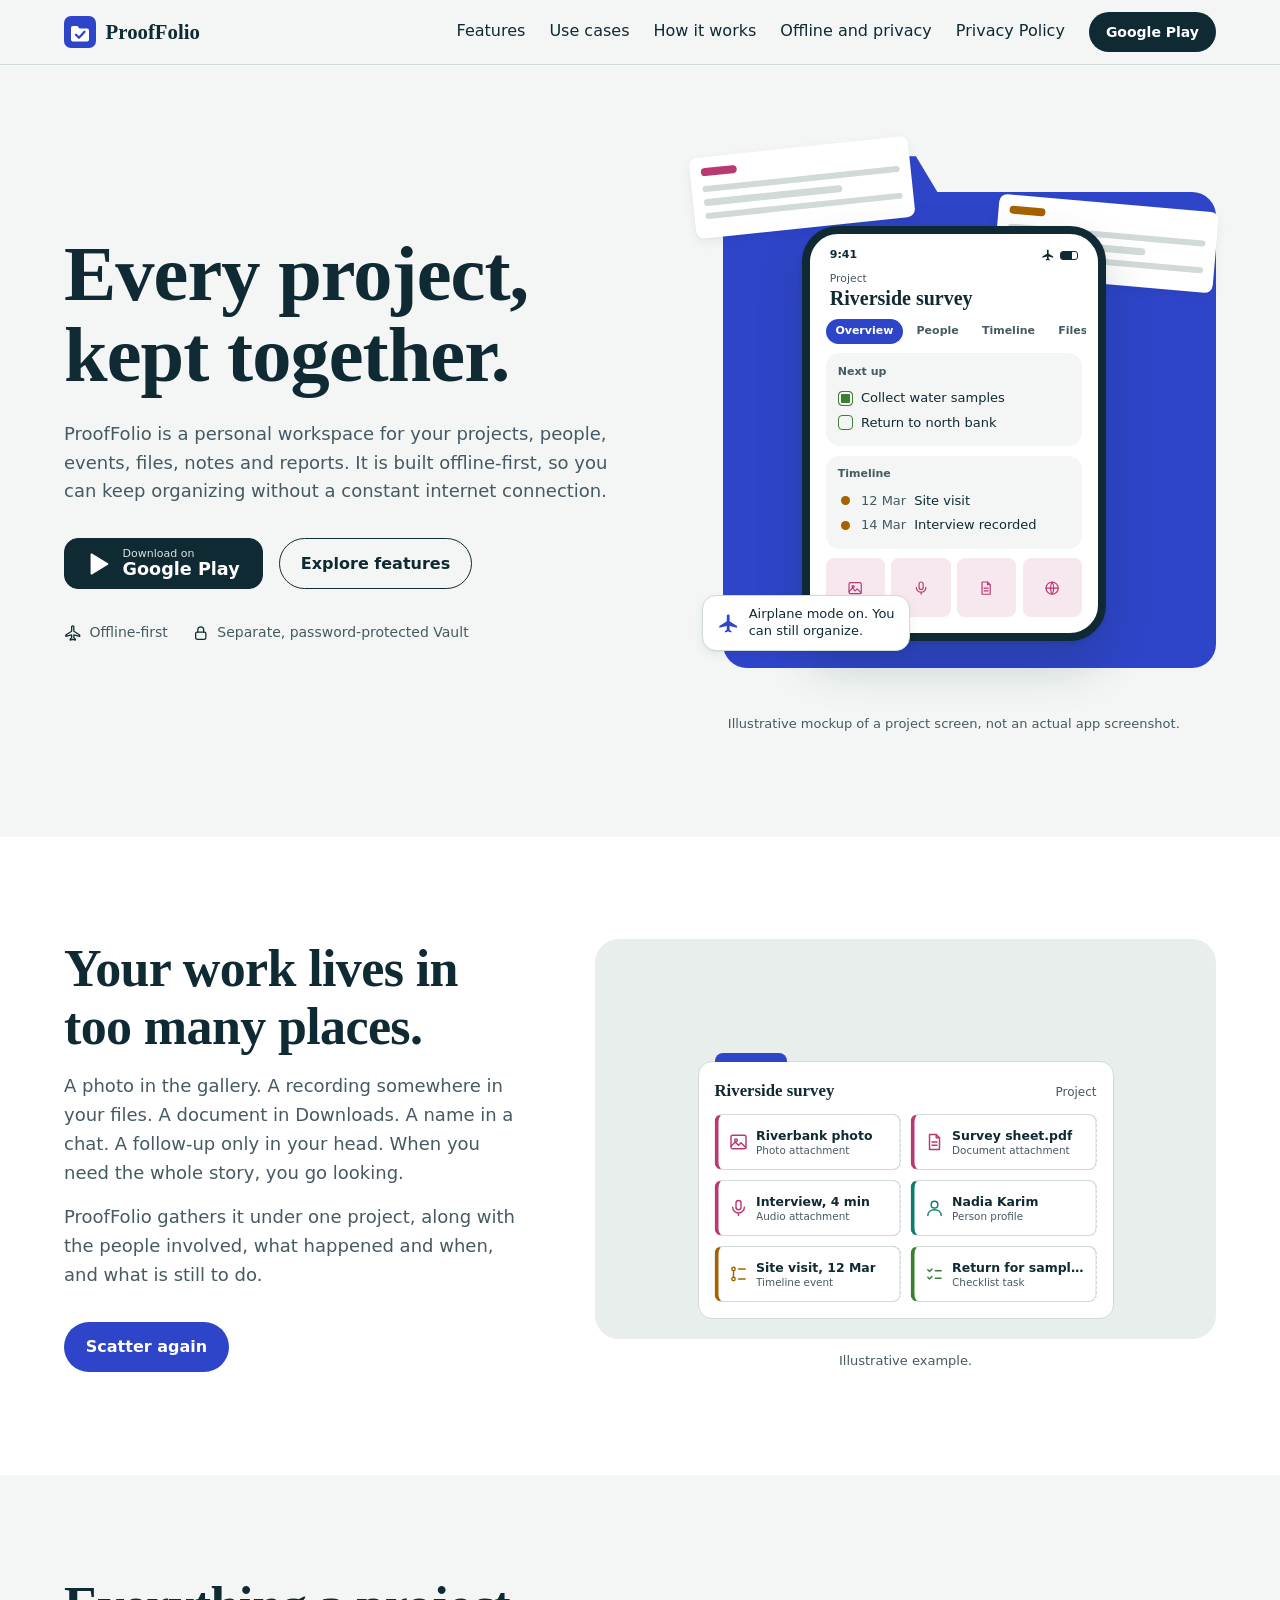
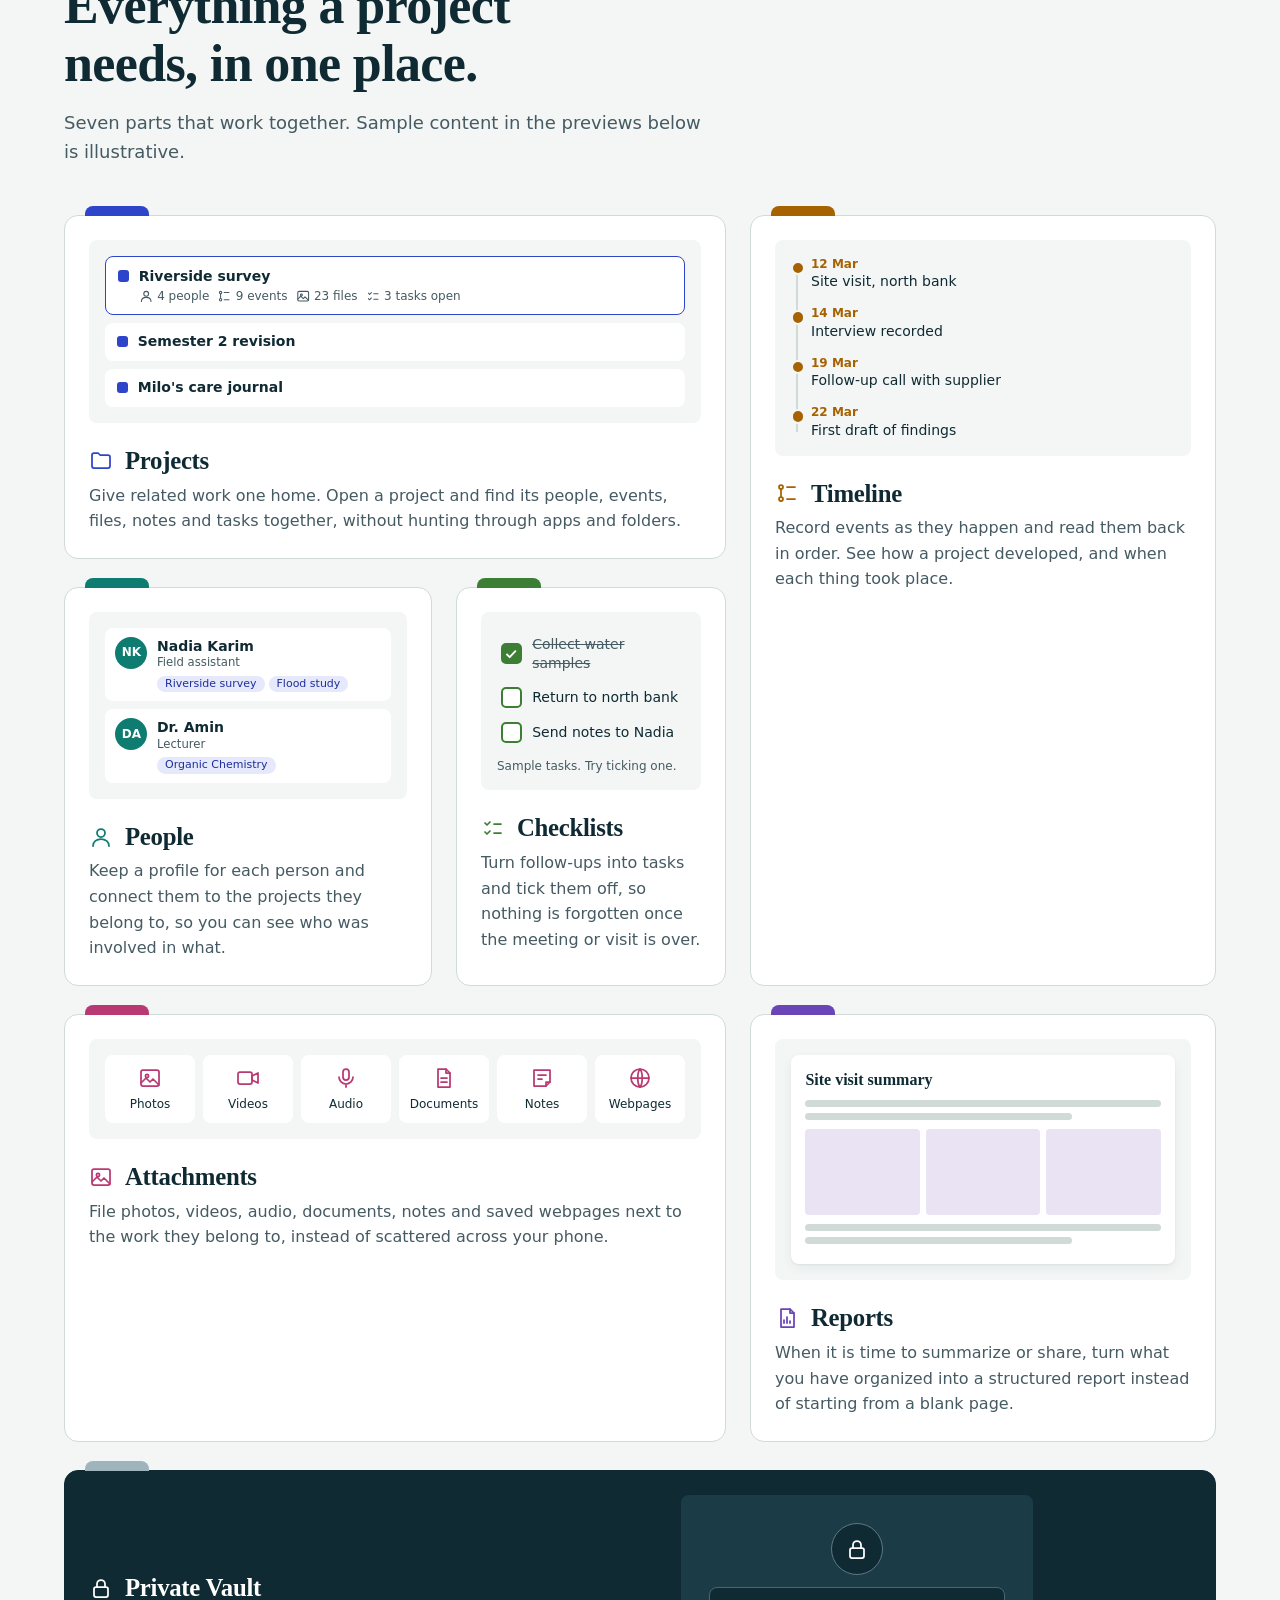
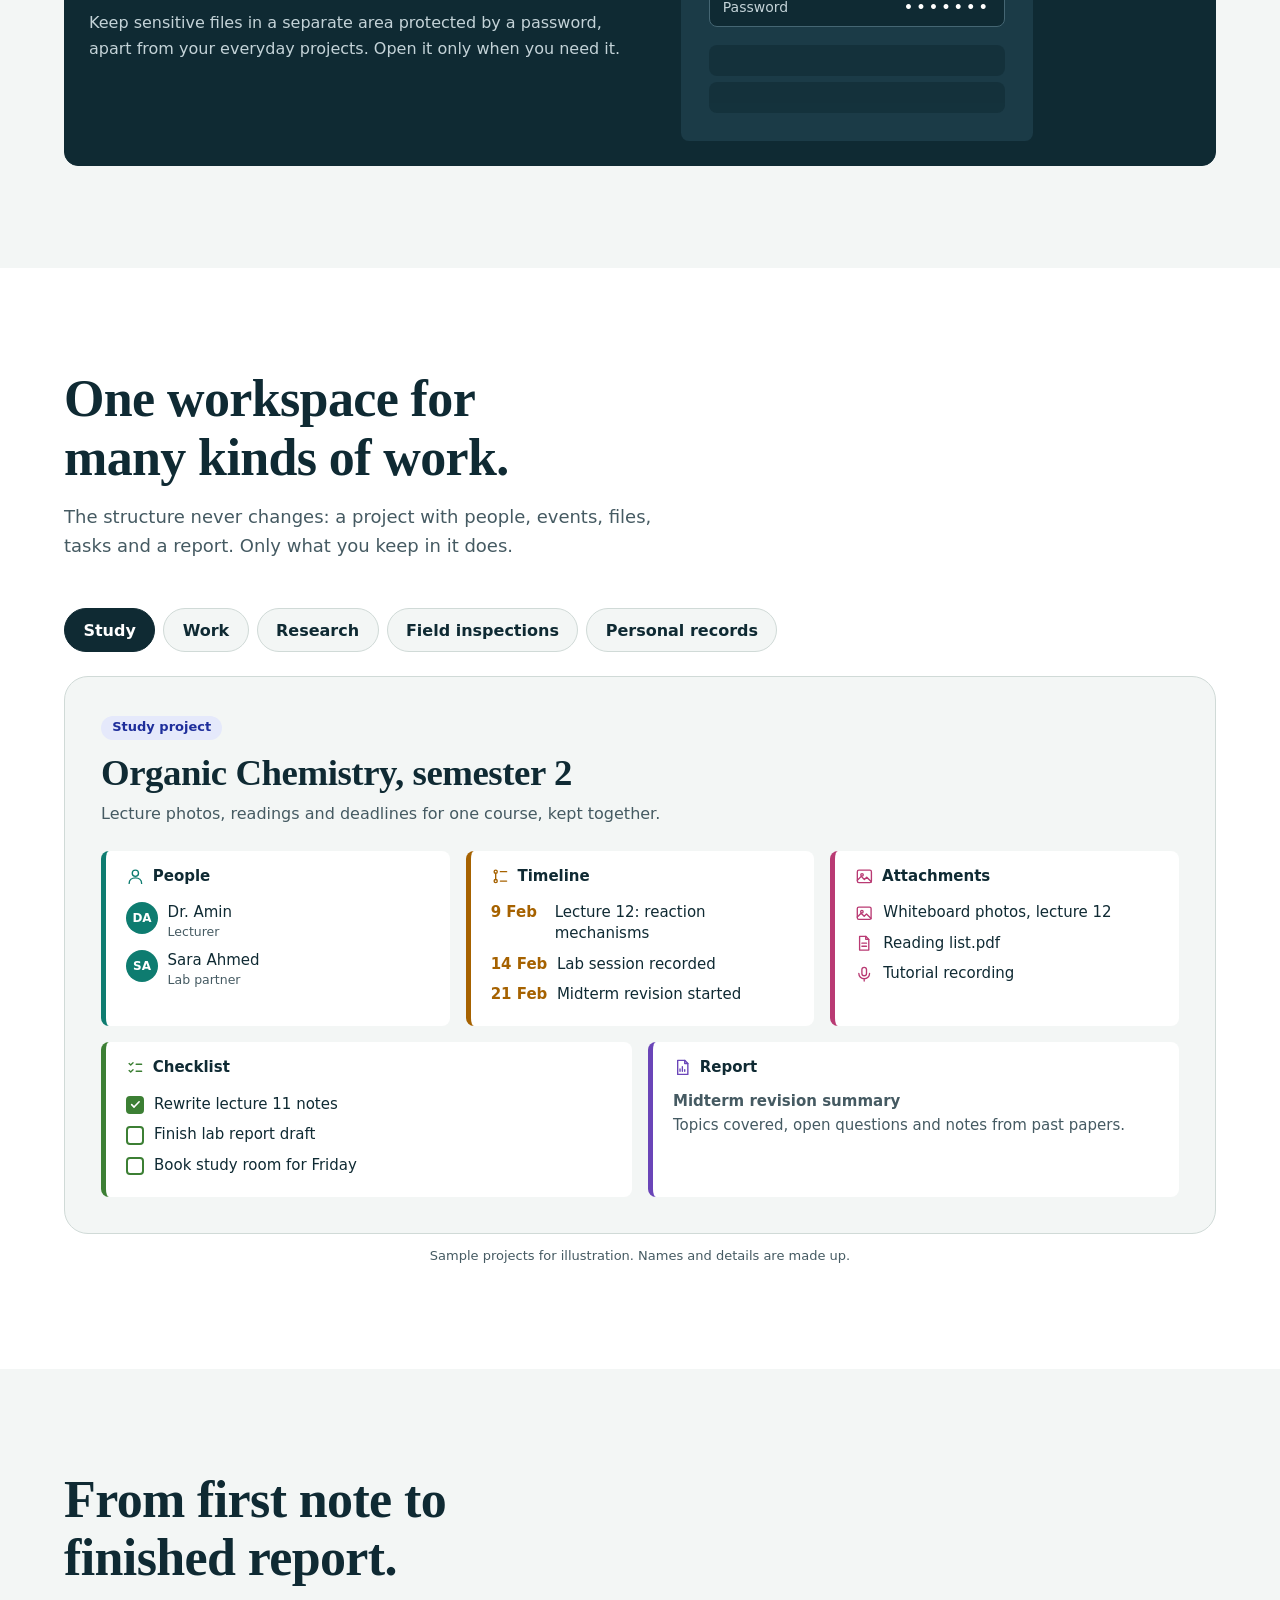
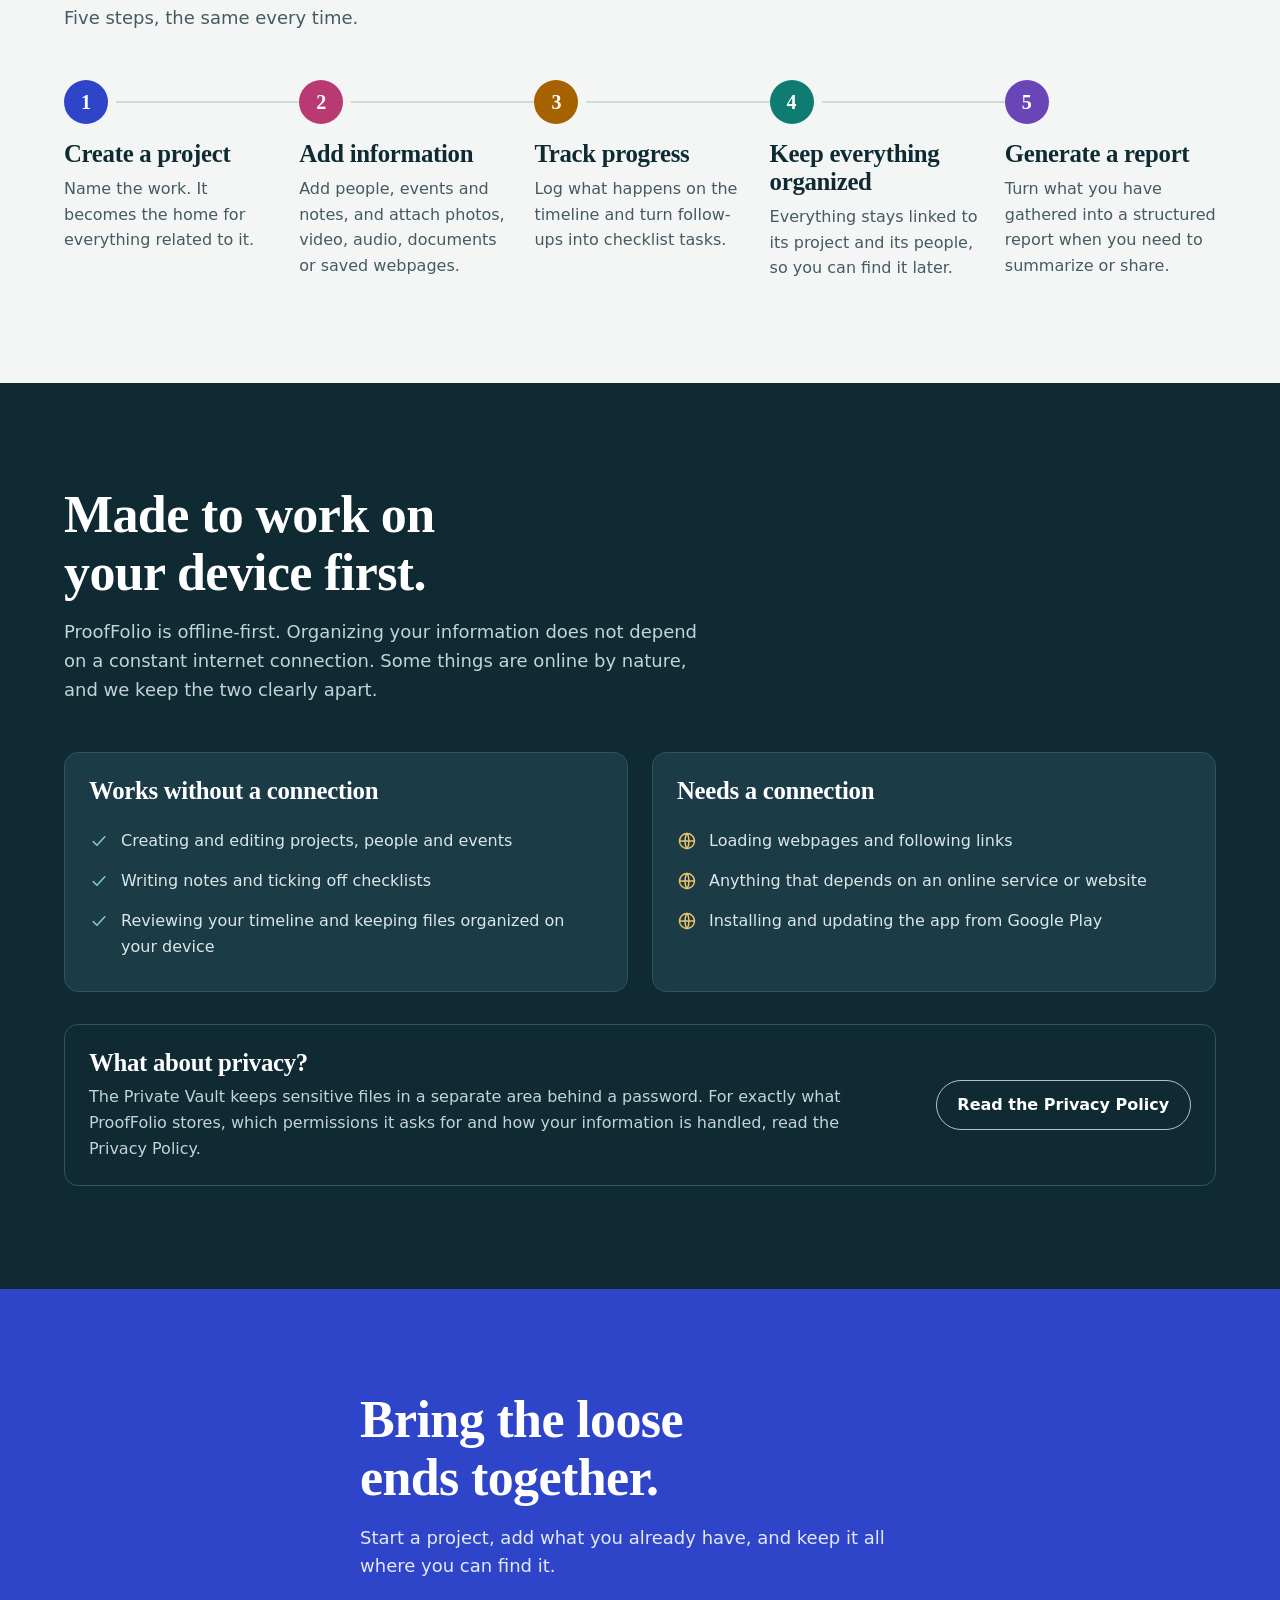
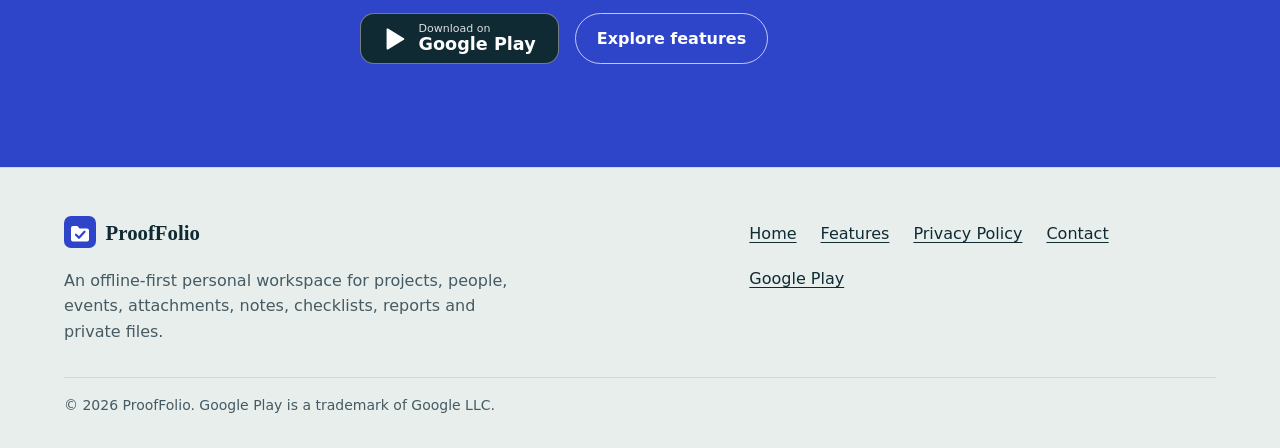
<file: index.html>
<!doctype html>
<html lang="en">
<head>
  <meta charset="utf-8">
  <meta name="viewport" content="width=device-width, initial-scale=1">
  <title>ProofFolio: an offline-first workspace for projects, people, files and reports</title>
  <meta name="description" content="ProofFolio is an offline-first workspace for your projects, people, events, files, notes, checklists and reports, with a separate password-protected Vault.">
  <meta name="google-site-verification" content="xnh09hSklmBuCgA1Bj2XxWf0ElmqLSLm8p81K17zBhQ">
  <meta name="msvalidate.01" content="E2F2FAEAEE343608CD92D6675052C443">
  <meta name="theme-color" content="#f3f6f5">
  <link rel="icon" href="assets/img/favicon.svg" type="image/svg+xml">

  <meta property="og:type" content="website">
  <meta property="og:site_name" content="ProofFolio">
  <meta property="og:title" content="ProofFolio: every project, kept together">
  <meta property="og:description" content="An offline-first workspace for projects, people, events, files, notes, checklists and reports.">
  <!-- Social crawlers need absolute URLs. Once the domain is known, change this to e.g. https://example.com/assets/img/og-image.png -->
  <meta property="og:image" content="assets/img/og-image.png">
  <meta property="og:image:width" content="1200">
  <meta property="og:image:height" content="630">
  <meta property="og:image:alt" content="ProofFolio logo beside a folder holding two sheets of paper.">
  <meta name="twitter:card" content="summary_large_image">
  <meta name="twitter:title" content="ProofFolio: every project, kept together">
  <meta name="twitter:description" content="An offline-first workspace for projects, people, events, files, notes, checklists and reports.">
  <meta name="twitter:image" content="assets/img/og-image.png">

  <link rel="stylesheet" href="assets/css/styles.css">
  <script>document.documentElement.classList.add('js');</script>
  <script src="assets/js/config.js" defer></script>
  <script src="assets/js/main.js" defer></script>
  <noscript><style>.sheet[hidden]{display:block!important}</style></noscript>
</head>
<body>

<!-- Icon sprite -->
<svg width="0" height="0" style="position:absolute" aria-hidden="true" focusable="false">
  <defs>
    <symbol id="i-photo" viewBox="0 0 24 24"><rect x="3" y="4" width="18" height="16" rx="2"/><circle cx="9" cy="10" r="1.6"/><path d="M3 17l5-5 4 4 3-3 6 6"/></symbol>
    <symbol id="i-video" viewBox="0 0 24 24"><rect x="2" y="6" width="14" height="12" rx="2"/><path d="M16 10l6-3v10l-6-3z"/></symbol>
    <symbol id="i-audio" viewBox="0 0 24 24"><rect x="9" y="3" width="6" height="11" rx="3"/><path d="M5 11a7 7 0 0 0 14 0M12 18v3"/></symbol>
    <symbol id="i-doc" viewBox="0 0 24 24"><path d="M6 3h8l4 4v14H6z"/><path d="M14 3v4h4M9 12h6M9 16h6"/></symbol>
    <symbol id="i-note" viewBox="0 0 24 24"><path d="M4 4h16v12l-4 4H4z"/><path d="M16 20v-4h4M8 9h8M8 13h4"/></symbol>
    <symbol id="i-web" viewBox="0 0 24 24"><circle cx="12" cy="12" r="9"/><path d="M3 12h18M12 3c3 3.5 3 14.5 0 18M12 3c-3 3.5-3 14.5 0 18"/></symbol>
    <symbol id="i-person" viewBox="0 0 24 24"><circle cx="12" cy="8" r="4"/><path d="M4 21c0-4.4 3.6-7 8-7s8 2.6 8 7"/></symbol>
    <symbol id="i-check" viewBox="0 0 24 24"><path d="M5 12.5l4.5 4.5L19 7"/></symbol>
    <symbol id="i-tasks" viewBox="0 0 24 24"><path d="M4 7l2 2 3-3M4 16l2 2 3-3M13 8h7M13 17h7"/></symbol>
    <symbol id="i-lock" viewBox="0 0 24 24"><rect x="5" y="11" width="14" height="10" rx="2"/><path d="M8 11V8a4 4 0 0 1 8 0v3"/></symbol>
    <symbol id="i-timeline" viewBox="0 0 24 24"><circle cx="6" cy="6" r="2"/><circle cx="6" cy="18" r="2"/><path d="M6 8v8M12 6h8M12 18h8"/></symbol>
    <symbol id="i-folder" viewBox="0 0 24 24"><path d="M3 6a2 2 0 0 1 2-2h4l2 2h8a2 2 0 0 1 2 2v9a2 2 0 0 1-2 2H5a2 2 0 0 1-2-2z"/></symbol>
    <symbol id="i-report" viewBox="0 0 24 24"><path d="M6 3h9l4 4v14H6z"/><path d="M15 3v4h4M9 17v-3M12 17v-6M15 17v-2"/></symbol>
    <symbol id="i-globe" viewBox="0 0 24 24"><circle cx="12" cy="12" r="9"/><path d="M3 12h18M12 3c3 3.5 3 14.5 0 18M12 3c-3 3.5-3 14.5 0 18"/></symbol>
    <symbol id="i-plane" viewBox="0 0 24 24"><path d="M10.5 3.5 12 2.5l1.5 1V10l8 5v2l-8-2v4l2 1.5V22l-3.5-1L8.5 22v-1.5L10.5 19v-4l-8 2v-2l8-5z"/></symbol>
    <symbol id="i-menu" viewBox="0 0 24 24"><path d="M4 7h16M4 12h16M4 17h16"/></symbol>
    <symbol id="i-close" viewBox="0 0 24 24"><path d="M6 6l12 12M18 6L6 18"/></symbol>
    <symbol id="i-play" viewBox="0 0 24 24"><path d="M6.5 3.8v16.4a.8.8 0 0 0 1.2.7l13.6-8.2a.8.8 0 0 0 0-1.4L7.7 3.1a.8.8 0 0 0-1.2.7z"/></symbol>
  </defs>
</svg>

<a class="skip-link" href="#main">Skip to main content</a>

<header class="site-header">
  <div class="container site-header__inner">
    <a class="brand" href="#top" aria-label="ProofFolio home">
      <img src="assets/img/logo-mark.svg" alt="" width="32" height="32">
      ProofFolio
    </a>
    <button class="nav-toggle" type="button" aria-expanded="false" aria-controls="site-nav" aria-label="Open menu">
      <svg class="i" aria-hidden="true"><use href="#i-menu"/></svg>
    </button>
    <nav class="nav" id="site-nav" aria-label="Main">
      <a href="#features">Features</a>
      <a href="#use-cases">Use cases</a>
      <a href="#how-it-works">How it works</a>
      <a href="#offline">Offline and privacy</a>
      <a href="privacy-policy.html">Privacy Policy</a>
      <a class="btn btn--sm" href="https://play.google.com/store/apps/details?id=com.zylbyte.prooffolio" target="_blank" rel="noopener noreferrer" data-play-link>Google Play</a>
    </nav>
  </div>
</header>

<main id="main">

  <!-- Hero -->
  <section class="hero" id="top" aria-labelledby="hero-title">
    <div class="container hero__grid">
      <div class="hero__copy">
        <h1 id="hero-title">Every project, kept together.</h1>
        <p class="lead">ProofFolio is a personal workspace for your projects, people, events, files, notes and reports. It is built offline-first, so you can keep organizing without a constant internet connection.</p>
        <div class="hero__actions">
          <a class="btn btn--play" href="https://play.google.com/store/apps/details?id=com.zylbyte.prooffolio" target="_blank" rel="noopener noreferrer" data-play-link aria-label="Download ProofFolio on Google Play">
            <svg class="i i--fill" aria-hidden="true"><use href="#i-play"/></svg>
            <span><small>Download on</small>Google Play</span>
          </a>
          <a class="btn btn--ghost" href="#features">Explore features</a>
        </div>
        <ul class="hero__facts">
          <li><svg class="i" aria-hidden="true"><use href="#i-plane"/></svg>Offline-first</li>
          <li><svg class="i" aria-hidden="true"><use href="#i-lock"/></svg>Separate, password-protected Vault</li>
        </ul>
      </div>

      <figure class="hero__visual">
        <div class="mock" aria-hidden="true">
          <div class="folder"></div>
          <div class="paper paper--a"><i></i><i></i><i></i></div>
          <div class="paper paper--b"><i></i><i></i><i></i></div>

          <div class="phone">
            <div class="phone__status">
              <span>9:41</span>
              <span class="phone__icons"><svg class="i i--fill"><use href="#i-plane"/></svg><span class="battery"></span></span>
            </div>
            <div class="phone__title">
              <small>Project</small>
              <strong>Riverside survey</strong>
            </div>
            <div class="phone__tabs"><span class="is-active">Overview</span><span>People</span><span>Timeline</span><span>Files</span></div>
            <div class="phone__card">
              <p class="phone__label">Next up</p>
              <div class="phone__row"><span class="box is-done"></span>Collect water samples</div>
              <div class="phone__row"><span class="box"></span>Return to north bank</div>
            </div>
            <div class="phone__card">
              <p class="phone__label">Timeline</p>
              <div class="phone__row"><span class="dot"></span><time>12 Mar</time>Site visit</div>
              <div class="phone__row"><span class="dot"></span><time>14 Mar</time>Interview recorded</div>
            </div>
            <div class="phone__files">
              <span class="ftile" style="--tab:var(--t-attach)"><svg class="i"><use href="#i-photo"/></svg></span>
              <span class="ftile" style="--tab:var(--t-attach)"><svg class="i"><use href="#i-audio"/></svg></span>
              <span class="ftile" style="--tab:var(--t-attach)"><svg class="i"><use href="#i-doc"/></svg></span>
              <span class="ftile" style="--tab:var(--t-attach)"><svg class="i"><use href="#i-web"/></svg></span>
            </div>
          </div>

          <div class="hero__badge">
            <svg class="i i--fill"><use href="#i-plane"/></svg>
            <span>Airplane mode on. You can still organize.</span>
          </div>
        </div>
        <figcaption class="caption">Illustrative mockup of a project screen, not an actual app screenshot.</figcaption>
      </figure>
    </div>
  </section>

  <!-- Problem and solution -->
  <section class="section section--tint" id="problem" aria-labelledby="problem-title">
    <div class="container split gather" data-gather>
      <div class="gather__copy">
        <h2 id="problem-title">Your work lives in too many places.</h2>
        <p>A photo in the gallery. A recording somewhere in your files. A document in Downloads. A name in a chat. A follow-up only in your head. When you need the whole story, you go looking.</p>
        <p>ProofFolio gathers it under one project, along with the people involved, what happened and when, and what is still to do.</p>
        <button class="btn btn--primary" type="button" data-gather-toggle>Gather into a project</button>
        <p class="sr-only" role="status" aria-live="polite" data-gather-status></p>
      </div>

      <div>
        <div class="gather__stage" aria-hidden="true">
          <div class="gather__folder">
            <div class="gather__head">Riverside survey <small>Project</small></div>
            <div class="gather__slots">
              <div class="slot"></div><div class="slot"></div><div class="slot"></div>
              <div class="slot"></div><div class="slot"></div><div class="slot"></div>
            </div>
          </div>

          <div class="chip" style="--tab:var(--t-attach);--i:0" data-slot="0" data-u="0.03" data-v="0.06" data-r="-7">
            <svg class="i"><use href="#i-photo"/></svg>
            <span class="chip__text"><b>Riverbank photo</b><small><span class="m-s">In your gallery</span><span class="m-g">Photo attachment</span></small></span>
          </div>
          <div class="chip" style="--tab:var(--t-attach);--i:1" data-slot="1" data-u="0.97" data-v="0.03" data-r="6">
            <svg class="i"><use href="#i-doc"/></svg>
            <span class="chip__text"><b>Survey sheet.pdf</b><small><span class="m-s">In Downloads</span><span class="m-g">Document attachment</span></small></span>
          </div>
          <div class="chip" style="--tab:var(--t-attach);--i:2" data-slot="2" data-u="0.08" data-v="0.52" data-r="4">
            <svg class="i"><use href="#i-audio"/></svg>
            <span class="chip__text"><b>Interview, 4 min</b><small><span class="m-s">In a voice recorder</span><span class="m-g">Audio attachment</span></small></span>
          </div>
          <div class="chip" style="--tab:var(--t-people);--i:3" data-slot="3" data-u="0.92" data-v="0.4" data-r="-5">
            <svg class="i"><use href="#i-person"/></svg>
            <span class="chip__text"><b>Nadia Karim</b><small><span class="m-s">In a chat thread</span><span class="m-g">Person profile</span></small></span>
          </div>
          <div class="chip" style="--tab:var(--t-timeline);--i:4" data-slot="4" data-u="0.5" data-v="0.14" data-r="3">
            <svg class="i"><use href="#i-timeline"/></svg>
            <span class="chip__text"><b>Site visit, 12 Mar</b><small><span class="m-s">In a message</span><span class="m-g">Timeline event</span></small></span>
          </div>
          <div class="chip" style="--tab:var(--t-check);--i:5" data-slot="5" data-u="0.45" data-v="0.66" data-r="-6">
            <svg class="i"><use href="#i-tasks"/></svg>
            <span class="chip__text"><b>Return for samples</b><small><span class="m-s">Only in your head</span><span class="m-g">Checklist task</span></small></span>
          </div>
        </div>
        <p class="caption">Illustrative example.</p>
      </div>
    </div>
  </section>

  <!-- Core features -->
  <section class="section" id="features" aria-labelledby="features-title">
    <div class="container">
      <div class="section-head">
        <h2 id="features-title">Everything a project needs, in one place.</h2>
        <p>Seven parts that work together. Sample content in the previews below is illustrative.</p>
      </div>

      <div class="bento">
        <article class="tile tile--projects">
          <div class="tile__visual" aria-hidden="true">
            <ul class="mini-projects">
              <li class="is-open">
                <span class="dot"></span><b>Riverside survey</b>
                <span class="counts">
                  <span><svg class="i"><use href="#i-person"/></svg>4 people</span>
                  <span><svg class="i"><use href="#i-timeline"/></svg>9 events</span>
                  <span><svg class="i"><use href="#i-photo"/></svg>23 files</span>
                  <span><svg class="i"><use href="#i-tasks"/></svg>3 tasks open</span>
                </span>
              </li>
              <li><span class="dot"></span><b>Semester 2 revision</b></li>
              <li><span class="dot"></span><b>Milo's care journal</b></li>
            </ul>
          </div>
          <div class="tile__body">
            <h3><svg class="i" aria-hidden="true"><use href="#i-folder"/></svg>Projects</h3>
            <p>Give related work one home. Open a project and find its people, events, files, notes and tasks together, without hunting through apps and folders.</p>
          </div>
        </article>

        <article class="tile tile--people">
          <div class="tile__visual" aria-hidden="true">
            <ul class="mini-people">
              <li><span class="avatar">NK</span><span><b>Nadia Karim</b><small>Field assistant</small><span class="linked"><span>Riverside survey</span><span>Flood study</span></span></span></li>
              <li><span class="avatar">DA</span><span><b>Dr. Amin</b><small>Lecturer</small><span class="linked"><span>Organic Chemistry</span></span></span></li>
            </ul>
          </div>
          <div class="tile__body">
            <h3><svg class="i" aria-hidden="true"><use href="#i-person"/></svg>People</h3>
            <p>Keep a profile for each person and connect them to the projects they belong to, so you can see who was involved in what.</p>
          </div>
        </article>

        <article class="tile tile--timeline">
          <div class="tile__visual" aria-hidden="true">
            <ol class="mini-timeline">
              <li><time>12 Mar</time>Site visit, north bank</li>
              <li><time>14 Mar</time>Interview recorded</li>
              <li><time>19 Mar</time>Follow-up call with supplier</li>
              <li><time>22 Mar</time>First draft of findings</li>
            </ol>
          </div>
          <div class="tile__body">
            <h3><svg class="i" aria-hidden="true"><use href="#i-timeline"/></svg>Timeline</h3>
            <p>Record events as they happen and read them back in order. See how a project developed, and when each thing took place.</p>
          </div>
        </article>

        <article class="tile tile--checks">
          <div class="tile__visual">
            <ul>
              <li><label class="check"><input type="checkbox" checked><span class="check__box"><svg class="i" aria-hidden="true"><use href="#i-check"/></svg></span><span class="check__text">Collect water samples</span></label></li>
              <li><label class="check"><input type="checkbox"><span class="check__box"><svg class="i" aria-hidden="true"><use href="#i-check"/></svg></span><span class="check__text">Return to north bank</span></label></li>
              <li><label class="check"><input type="checkbox"><span class="check__box"><svg class="i" aria-hidden="true"><use href="#i-check"/></svg></span><span class="check__text">Send notes to Nadia</span></label></li>
            </ul>
            <p class="hint">Sample tasks. Try ticking one.</p>
          </div>
          <div class="tile__body">
            <h3><svg class="i" aria-hidden="true"><use href="#i-tasks"/></svg>Checklists</h3>
            <p>Turn follow-ups into tasks and tick them off, so nothing is forgotten once the meeting or visit is over.</p>
          </div>
        </article>

        <article class="tile tile--attach">
          <div class="tile__visual" aria-hidden="true">
            <ul class="mini-files">
              <li><svg class="i"><use href="#i-photo"/></svg>Photos</li>
              <li><svg class="i"><use href="#i-video"/></svg>Videos</li>
              <li><svg class="i"><use href="#i-audio"/></svg>Audio</li>
              <li><svg class="i"><use href="#i-doc"/></svg>Documents</li>
              <li><svg class="i"><use href="#i-note"/></svg>Notes</li>
              <li><svg class="i"><use href="#i-web"/></svg>Webpages</li>
            </ul>
          </div>
          <div class="tile__body">
            <h3><svg class="i" aria-hidden="true"><use href="#i-photo"/></svg>Attachments</h3>
            <p>File photos, videos, audio, documents, notes and saved webpages next to the work they belong to, instead of scattered across your phone.</p>
          </div>
        </article>

        <article class="tile tile--reports">
          <div class="tile__visual" aria-hidden="true">
            <div class="mini-report">
              <strong>Site visit summary</strong>
              <i></i><i></i>
              <div class="photos"><span></span><span></span><span></span></div>
              <i></i><i></i>
            </div>
          </div>
          <div class="tile__body">
            <h3><svg class="i" aria-hidden="true"><use href="#i-report"/></svg>Reports</h3>
            <p>When it is time to summarize or share, turn what you have organized into a structured report instead of starting from a blank page.</p>
          </div>
        </article>

        <article class="tile tile--vault">
          <div class="tile__visual" aria-hidden="true">
            <div class="mini-vault">
              <span class="lock"><svg class="i"><use href="#i-lock"/></svg></span>
              <div class="field"><span>Password</span><b>&bull;&bull;&bull;&bull;&bull;&bull;&bull;</b></div>
              <div class="rows"><i></i><i></i></div>
            </div>
          </div>
          <div class="tile__body">
            <h3><svg class="i" aria-hidden="true"><use href="#i-lock"/></svg>Private Vault</h3>
            <p>Keep sensitive files in a separate area protected by a password, apart from your everyday projects. Open it only when you need it.</p>
          </div>
        </article>
      </div>
    </div>
  </section>

  <!-- Use cases -->
  <section class="section section--tint" id="use-cases" aria-labelledby="use-title">
    <div class="container">
      <div class="section-head">
        <h2 id="use-title">One workspace for many kinds of work.</h2>
        <p>The structure never changes: a project with people, events, files, tasks and a report. Only what you keep in it does.</p>
      </div>

      <div class="tablist" role="tablist" aria-label="Kinds of work" data-tabs>
        <button role="tab" id="tab-study" aria-controls="uc-study" aria-selected="true" type="button">Study</button>
        <button role="tab" id="tab-work" aria-controls="uc-work" aria-selected="false" tabindex="-1" type="button">Work</button>
        <button role="tab" id="tab-research" aria-controls="uc-research" aria-selected="false" tabindex="-1" type="button">Research</button>
        <button role="tab" id="tab-field" aria-controls="uc-field" aria-selected="false" tabindex="-1" type="button">Field inspections</button>
        <button role="tab" id="tab-personal" aria-controls="uc-personal" aria-selected="false" tabindex="-1" type="button">Personal records</button>
      </div>

      <div class="sheet" role="tabpanel" id="uc-study" aria-labelledby="tab-study" tabindex="0">
        <div class="sheet__head">
          <span class="sheet__kind">Study project</span>
          <h3>Organic Chemistry, semester 2</h3>
          <p>Lecture photos, readings and deadlines for one course, kept together.</p>
        </div>
        <div class="sheet__grid">
          <section class="block b-people" aria-label="People"><h4><svg class="i" aria-hidden="true"><use href="#i-person"/></svg>People</h4><ul><li><span class="avatar" aria-hidden="true">DA</span><span>Dr. Amin<small>Lecturer</small></span></li><li><span class="avatar" aria-hidden="true">SA</span><span>Sara Ahmed<small>Lab partner</small></span></li></ul></section>
          <section class="block b-timeline" aria-label="Timeline"><h4><svg class="i" aria-hidden="true"><use href="#i-timeline"/></svg>Timeline</h4><ul><li><span class="date">9 Feb</span><span>Lecture 12: reaction mechanisms</span></li><li><span class="date">14 Feb</span><span>Lab session recorded</span></li><li><span class="date">21 Feb</span><span>Midterm revision started</span></li></ul></section>
          <section class="block b-files" aria-label="Attachments"><h4><svg class="i" aria-hidden="true"><use href="#i-photo"/></svg>Attachments</h4><ul><li><svg class="i li-icon" aria-hidden="true"><use href="#i-photo"/></svg><span>Whiteboard photos, lecture 12</span></li><li><svg class="i li-icon" aria-hidden="true"><use href="#i-doc"/></svg><span>Reading list.pdf</span></li><li><svg class="i li-icon" aria-hidden="true"><use href="#i-audio"/></svg><span>Tutorial recording</span></li></ul></section>
          <section class="block b-tasks" aria-label="Checklist"><h4><svg class="i" aria-hidden="true"><use href="#i-tasks"/></svg>Checklist</h4><ul><li><span class="tbox is-done" aria-hidden="true"><svg class="i"><use href="#i-check"/></svg></span><span><span class="sr-only">Done: </span>Rewrite lecture 11 notes</span></li><li><span class="tbox" aria-hidden="true"></span><span><span class="sr-only">To do: </span>Finish lab report draft</span></li><li><span class="tbox" aria-hidden="true"></span><span><span class="sr-only">To do: </span>Book study room for Friday</span></li></ul></section>
          <section class="block block--report b-report" aria-label="Report"><h4><svg class="i" aria-hidden="true"><use href="#i-report"/></svg>Report</h4><p><b>Midterm revision summary</b><br>Topics covered, open questions and notes from past papers.</p></section>
        </div>
      </div>
      <div class="sheet" role="tabpanel" id="uc-work" aria-labelledby="tab-work" tabindex="0" hidden>
        <div class="sheet__head">
          <span class="sheet__kind">Work project</span>
          <h3>Vendor portal rollout</h3>
          <p>A running record of decisions, calls and deliverables.</p>
        </div>
        <div class="sheet__grid">
          <section class="block b-people" aria-label="People"><h4><svg class="i" aria-hidden="true"><use href="#i-person"/></svg>People</h4><ul><li><span class="avatar" aria-hidden="true">PN</span><span>Priya Nair<small>Client lead</small></span></li><li><span class="avatar" aria-hidden="true">TR</span><span>Tomas Reyes<small>Developer</small></span></li></ul></section>
          <section class="block b-timeline" aria-label="Timeline"><h4><svg class="i" aria-hidden="true"><use href="#i-timeline"/></svg>Timeline</h4><ul><li><span class="date">3 Mar</span><span>Kickoff meeting</span></li><li><span class="date">11 Mar</span><span>Scope change agreed by email</span></li><li><span class="date">18 Mar</span><span>Staging review</span></li></ul></section>
          <section class="block b-files" aria-label="Attachments"><h4><svg class="i" aria-hidden="true"><use href="#i-photo"/></svg>Attachments</h4><ul><li><svg class="i li-icon" aria-hidden="true"><use href="#i-doc"/></svg><span>Signed scope.pdf</span></li><li><svg class="i li-icon" aria-hidden="true"><use href="#i-photo"/></svg><span>Whiteboard sketch</span></li><li><svg class="i li-icon" aria-hidden="true"><use href="#i-audio"/></svg><span>Call recording, 11 Mar</span></li></ul></section>
          <section class="block b-tasks" aria-label="Checklist"><h4><svg class="i" aria-hidden="true"><use href="#i-tasks"/></svg>Checklist</h4><ul><li><span class="tbox is-done" aria-hidden="true"><svg class="i"><use href="#i-check"/></svg></span><span><span class="sr-only">Done: </span>Send revised estimate</span></li><li><span class="tbox" aria-hidden="true"></span><span><span class="sr-only">To do: </span>Confirm launch date</span></li><li><span class="tbox" aria-hidden="true"></span><span><span class="sr-only">To do: </span>Schedule training session</span></li></ul></section>
          <section class="block block--report b-report" aria-label="Report"><h4><svg class="i" aria-hidden="true"><use href="#i-report"/></svg>Report</h4><p><b>Weekly progress report</b><br>What was done, what changed and what comes next.</p></section>
        </div>
      </div>
      <div class="sheet" role="tabpanel" id="uc-research" aria-labelledby="tab-research" tabindex="0" hidden>
        <div class="sheet__head">
          <span class="sheet__kind">Research project</span>
          <h3>Community water use study</h3>
          <p>Sources, interviews and observations, collected in one place.</p>
        </div>
        <div class="sheet__grid">
          <section class="block b-people" aria-label="People"><h4><svg class="i" aria-hidden="true"><use href="#i-person"/></svg>People</h4><ul><li><span class="avatar" aria-hidden="true">I0</span><span>Interviewee 07<small>Household, east ward</small></span></li><li><span class="avatar" aria-hidden="true">KH</span><span>Kabir Hossain<small>Field assistant</small></span></li></ul></section>
          <section class="block b-timeline" aria-label="Timeline"><h4><svg class="i" aria-hidden="true"><use href="#i-timeline"/></svg>Timeline</h4><ul><li><span class="date">2 Apr</span><span>Interview 07 recorded</span></li><li><span class="date">5 Apr</span><span>Survey sheets scanned</span></li><li><span class="date">9 Apr</span><span>Groundwater article saved</span></li></ul></section>
          <section class="block b-files" aria-label="Attachments"><h4><svg class="i" aria-hidden="true"><use href="#i-photo"/></svg>Attachments</h4><ul><li><svg class="i li-icon" aria-hidden="true"><use href="#i-audio"/></svg><span>Interview 07 audio</span></li><li><svg class="i li-icon" aria-hidden="true"><use href="#i-web"/></svg><span>Groundwater trends article</span></li><li><svg class="i li-icon" aria-hidden="true"><use href="#i-doc"/></svg><span>Survey sheets, scanned</span></li></ul></section>
          <section class="block b-tasks" aria-label="Checklist"><h4><svg class="i" aria-hidden="true"><use href="#i-tasks"/></svg>Checklist</h4><ul><li><span class="tbox is-done" aria-hidden="true"><svg class="i"><use href="#i-check"/></svg></span><span><span class="sr-only">Done: </span>Log interview consent</span></li><li><span class="tbox" aria-hidden="true"></span><span><span class="sr-only">To do: </span>Transcribe interview 07</span></li><li><span class="tbox" aria-hidden="true"></span><span><span class="sr-only">To do: </span>Compare ward totals</span></li></ul></section>
          <section class="block block--report b-report" aria-label="Report"><h4><svg class="i" aria-hidden="true"><use href="#i-report"/></svg>Report</h4><p><b>Findings so far</b><br>Observations and sources organized for review.</p></section>
        </div>
      </div>
      <div class="sheet" role="tabpanel" id="uc-field" aria-labelledby="tab-field" tabindex="0" hidden>
        <div class="sheet__head">
          <span class="sheet__kind">Field inspection</span>
          <h3>Building inspection, Block C</h3>
          <p>Each visit documented with photos, measurements and follow-ups.</p>
        </div>
        <div class="sheet__grid">
          <section class="block b-people" aria-label="People"><h4><svg class="i" aria-hidden="true"><use href="#i-person"/></svg>People</h4><ul><li><span class="avatar" aria-hidden="true">SS</span><span>Site supervisor<small>Contact on site</small></span></li><li><span class="avatar" aria-hidden="true">AL</span><span>Ana Lima<small>Co-inspector</small></span></li></ul></section>
          <section class="block b-timeline" aria-label="Timeline"><h4><svg class="i" aria-hidden="true"><use href="#i-timeline"/></svg>Timeline</h4><ul><li><span class="date">6 May</span><span>Visit 1: ground floor</span></li><li><span class="date">6 May</span><span>Cracks found near stairwell</span></li><li><span class="date">13 May</span><span>Visit 2: roof and stairwell</span></li></ul></section>
          <section class="block b-files" aria-label="Attachments"><h4><svg class="i" aria-hidden="true"><use href="#i-photo"/></svg>Attachments</h4><ul><li><svg class="i li-icon" aria-hidden="true"><use href="#i-photo"/></svg><span>Crack photos, 9 images</span></li><li><svg class="i li-icon" aria-hidden="true"><use href="#i-note"/></svg><span>Measurement notes</span></li><li><svg class="i li-icon" aria-hidden="true"><use href="#i-video"/></svg><span>Walkthrough video</span></li></ul></section>
          <section class="block b-tasks" aria-label="Checklist"><h4><svg class="i" aria-hidden="true"><use href="#i-tasks"/></svg>Checklist</h4><ul><li><span class="tbox is-done" aria-hidden="true"><svg class="i"><use href="#i-check"/></svg></span><span><span class="sr-only">Done: </span>Photograph all stairwell cracks</span></li><li><span class="tbox" aria-hidden="true"></span><span><span class="sr-only">To do: </span>Recheck stairwell railing</span></li><li><span class="tbox" aria-hidden="true"></span><span><span class="sr-only">To do: </span>Request maintenance log</span></li></ul></section>
          <section class="block block--report b-report" aria-label="Report"><h4><svg class="i" aria-hidden="true"><use href="#i-report"/></svg>Report</h4><p><b>Inspection report</b><br>Findings, photos and recommended actions for each visit.</p></section>
        </div>
      </div>
      <div class="sheet" role="tabpanel" id="uc-personal" aria-labelledby="tab-personal" tabindex="0" hidden>
        <div class="sheet__head">
          <span class="sheet__kind">Personal records</span>
          <h3>Milo&#x27;s care journal</h3>
          <p>Health, receipts and routines you will want to look up later.</p>
        </div>
        <div class="sheet__grid">
          <section class="block b-people" aria-label="People"><h4><svg class="i" aria-hidden="true"><use href="#i-person"/></svg>People</h4><ul><li><span class="avatar" aria-hidden="true">DL</span><span>Dr. Lopez<small>Veterinarian</small></span></li><li><span class="avatar" aria-hidden="true">J</span><span>Jamal<small>Pet sitter</small></span></li></ul></section>
          <section class="block b-timeline" aria-label="Timeline"><h4><svg class="i" aria-hidden="true"><use href="#i-timeline"/></svg>Timeline</h4><ul><li><span class="date">8 Jan</span><span>Annual check-up</span></li><li><span class="date">22 Jan</span><span>Started new food</span></li><li><span class="date">4 Feb</span><span>Vaccination booster</span></li></ul></section>
          <section class="block b-files" aria-label="Attachments"><h4><svg class="i" aria-hidden="true"><use href="#i-photo"/></svg>Attachments</h4><ul><li><svg class="i li-icon" aria-hidden="true"><use href="#i-photo"/></svg><span>Vaccination card</span></li><li><svg class="i li-icon" aria-hidden="true"><use href="#i-doc"/></svg><span>Vet invoice.pdf</span></li><li><svg class="i li-icon" aria-hidden="true"><use href="#i-note"/></svg><span>Feeding notes</span></li></ul></section>
          <section class="block b-tasks" aria-label="Checklist"><h4><svg class="i" aria-hidden="true"><use href="#i-tasks"/></svg>Checklist</h4><ul><li><span class="tbox is-done" aria-hidden="true"><svg class="i"><use href="#i-check"/></svg></span><span><span class="sr-only">Done: </span>Save vaccination card photo</span></li><li><span class="tbox" aria-hidden="true"></span><span><span class="sr-only">To do: </span>Book dental check</span></li><li><span class="tbox" aria-hidden="true"></span><span><span class="sr-only">To do: </span>Reorder flea treatment</span></li></ul></section>
          <section class="block block--report b-report" aria-label="Report"><h4><svg class="i" aria-hidden="true"><use href="#i-report"/></svg>Report</h4><p><b>Health summary for the vet</b><br>Visits, medication and notes on one page.</p></section>
        </div>
      </div>

      <p class="caption">Sample projects for illustration. Names and details are made up.</p>
    </div>
  </section>

  <!-- How it works -->
  <section class="section" id="how-it-works" aria-labelledby="how-title">
    <div class="container">
      <div class="section-head">
        <h2 id="how-title">From first note to finished report.</h2>
        <p>Five steps, the same every time.</p>
      </div>
      <ol class="steps">
        <li class="step s1"><h3>Create a project</h3><p>Name the work. It becomes the home for everything related to it.</p></li>
        <li class="step s2"><h3>Add information</h3><p>Add people, events and notes, and attach photos, video, audio, documents or saved webpages.</p></li>
        <li class="step s3"><h3>Track progress</h3><p>Log what happens on the timeline and turn follow-ups into checklist tasks.</p></li>
        <li class="step s4"><h3>Keep everything organized</h3><p>Everything stays linked to its project and its people, so you can find it later.</p></li>
        <li class="step s5"><h3>Generate a report</h3><p>Turn what you have gathered into a structured report when you need to summarize or share.</p></li>
      </ol>
    </div>
  </section>

  <!-- Offline first and privacy -->
  <section class="section offline on-dark" id="offline" aria-labelledby="offline-title">
    <div class="container">
      <div class="section-head">
        <h2 id="offline-title">Made to work on your device first.</h2>
        <p>ProofFolio is offline-first. Organizing your information does not depend on a constant internet connection. Some things are online by nature, and we keep the two clearly apart.</p>
      </div>

      <div class="offline__grid">
        <div class="panel">
          <h3>Works without a connection</h3>
          <ul>
            <li><svg class="i" aria-hidden="true"><use href="#i-check"/></svg>Creating and editing projects, people and events</li>
            <li><svg class="i" aria-hidden="true"><use href="#i-check"/></svg>Writing notes and ticking off checklists</li>
            <li><svg class="i" aria-hidden="true"><use href="#i-check"/></svg>Reviewing your timeline and keeping files organized on your device</li>
          </ul>
        </div>
        <div class="panel panel--net">
          <h3>Needs a connection</h3>
          <ul>
            <li><svg class="i" aria-hidden="true"><use href="#i-globe"/></svg>Loading webpages and following links</li>
            <li><svg class="i" aria-hidden="true"><use href="#i-globe"/></svg>Anything that depends on an online service or website</li>
            <li><svg class="i" aria-hidden="true"><use href="#i-globe"/></svg>Installing and updating the app from Google Play</li>
          </ul>
        </div>
      </div>

      <div class="offline__privacy">
        <div>
          <h3>What about privacy?</h3>
          <p>The Private Vault keeps sensitive files in a separate area behind a password. For exactly what ProofFolio stores, which permissions it asks for and how your information is handled, read the Privacy Policy.</p>
        </div>
        <a class="btn btn--ghost" href="privacy-policy.html">Read the Privacy Policy</a>
      </div>
    </div>
  </section>

  <!-- Final call to action -->
  <section class="section cta on-cobalt" id="get-the-app" aria-labelledby="cta-title">
    <div class="container cta__inner">
      <h2 id="cta-title">Bring the loose ends together.</h2>
      <p>Start a project, add what you already have, and keep it all where you can find it.</p>
      <div class="hero__actions">
        <a class="btn btn--play" href="https://play.google.com/store/apps/details?id=com.zylbyte.prooffolio" target="_blank" rel="noopener noreferrer" data-play-link aria-label="Download ProofFolio on Google Play">
          <svg class="i i--fill" aria-hidden="true"><use href="#i-play"/></svg>
          <span><small>Download on</small>Google Play</span>
        </a>
        <a class="btn btn--ghost" href="#features">Explore features</a>
      </div>
    </div>
  </section>
</main>

<footer class="site-footer">
  <div class="container">
    <div class="site-footer__grid">
      <div>
        <a class="brand" href="#top" aria-label="ProofFolio home">
          <img src="assets/img/logo-mark.svg" alt="" width="32" height="32">
          ProofFolio
        </a>
        <p>An offline-first personal workspace for projects, people, events, attachments, notes, checklists, reports and private files.</p>
      </div>
      <nav aria-label="Footer">
        <ul class="footer-links">
          <li><a href="#top">Home</a></li>
          <li><a href="#features">Features</a></li>
          <li><a href="privacy-policy.html">Privacy Policy</a></li>
          <li data-contact-item hidden><a href="#" data-contact-link>Contact</a></li>
          <li><a href="https://play.google.com/store/apps/details?id=com.zylbyte.prooffolio" target="_blank" rel="noopener noreferrer" data-play-link>Google Play</a></li>
        </ul>
      </nav>
    </div>
    <p class="copyright">&copy; 2026 ProofFolio. Google Play is a trademark of Google LLC.</p>
  </div>
</footer>

<div class="toast" id="toast" role="status" hidden></div>
</body>
</html>
</file>
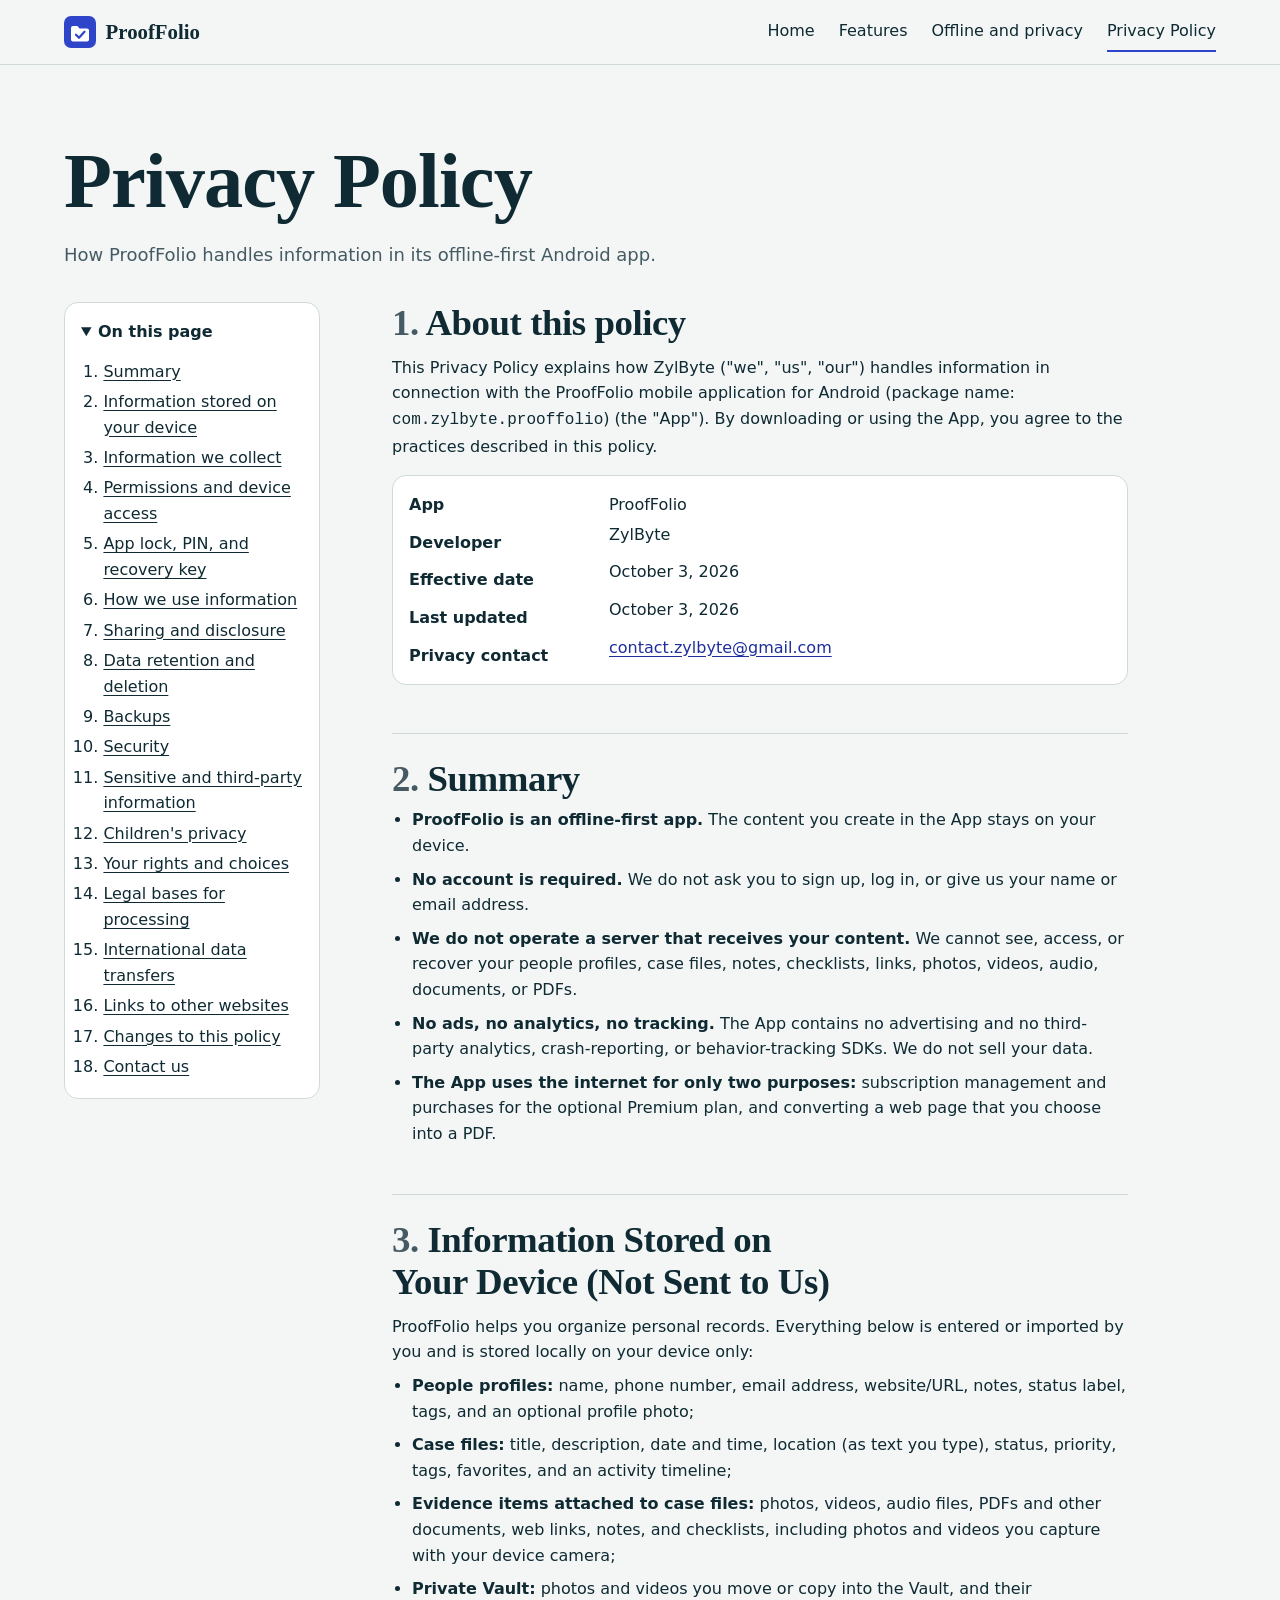
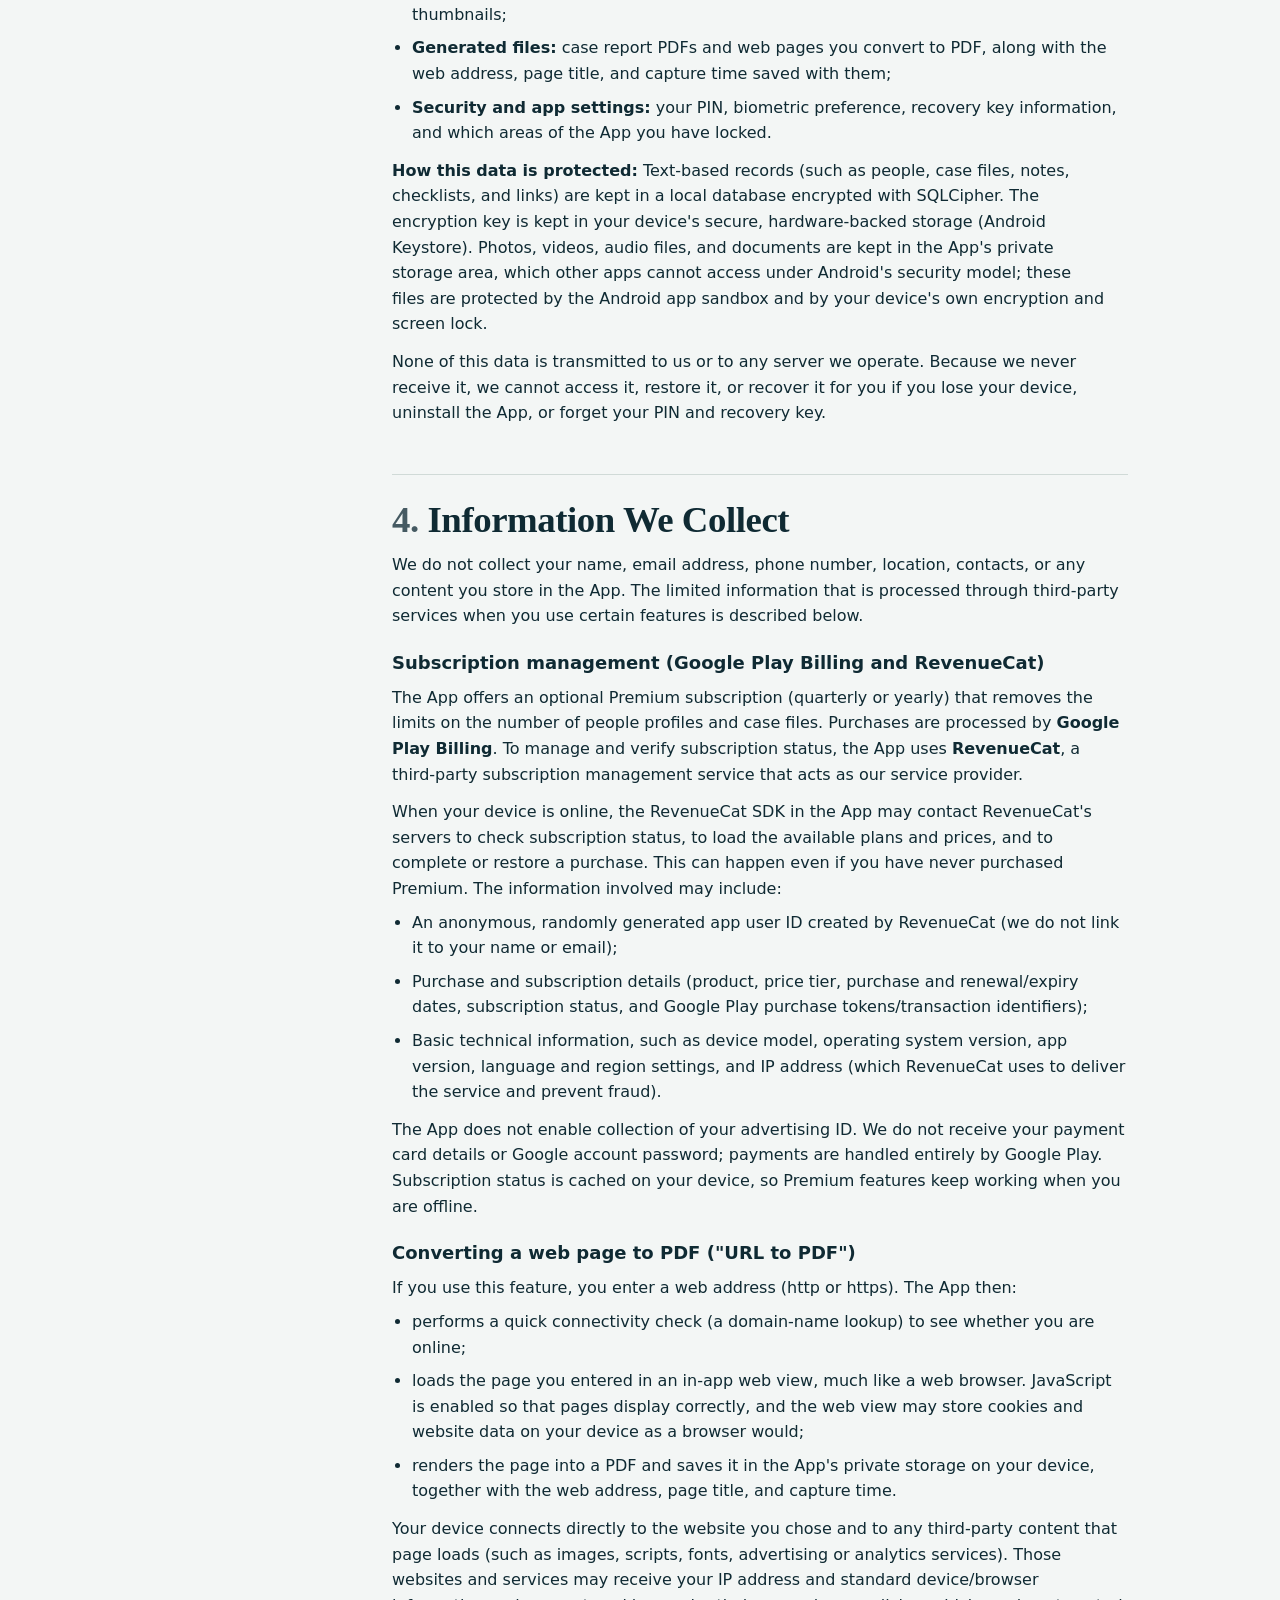
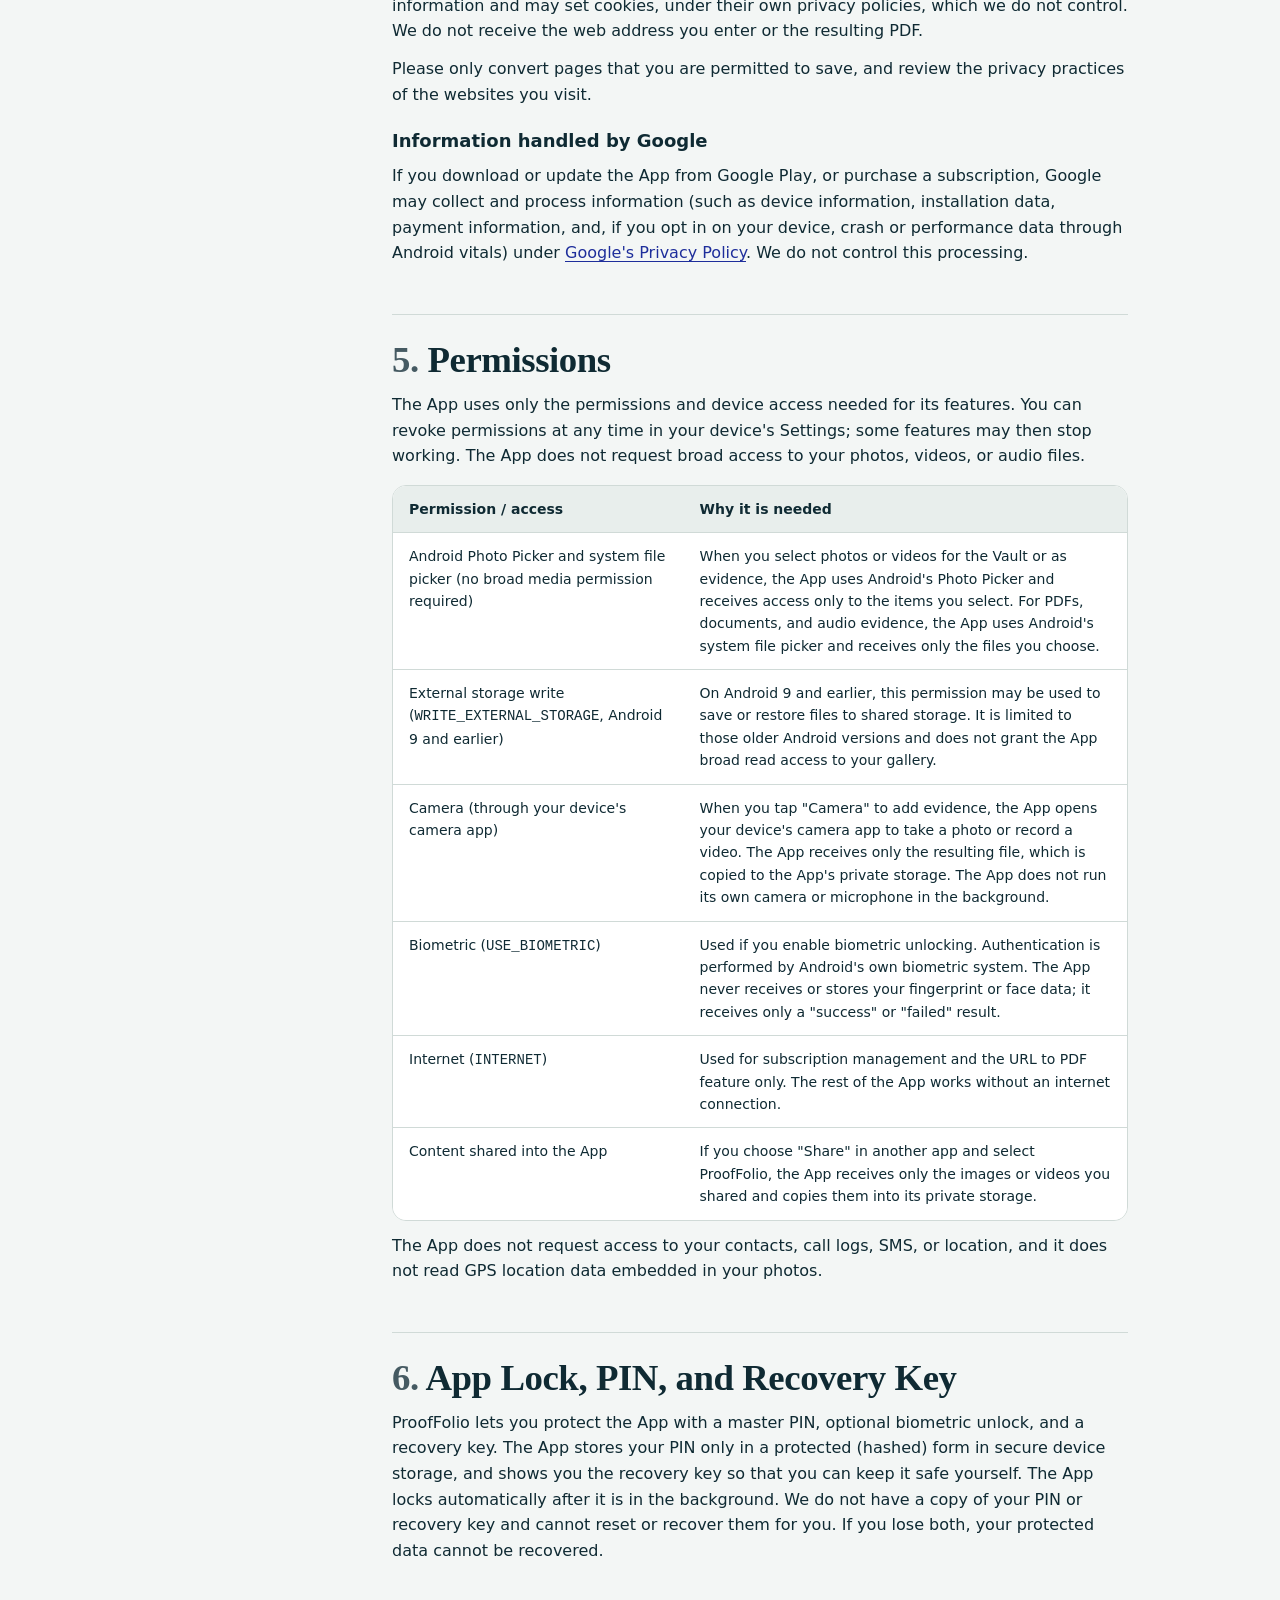
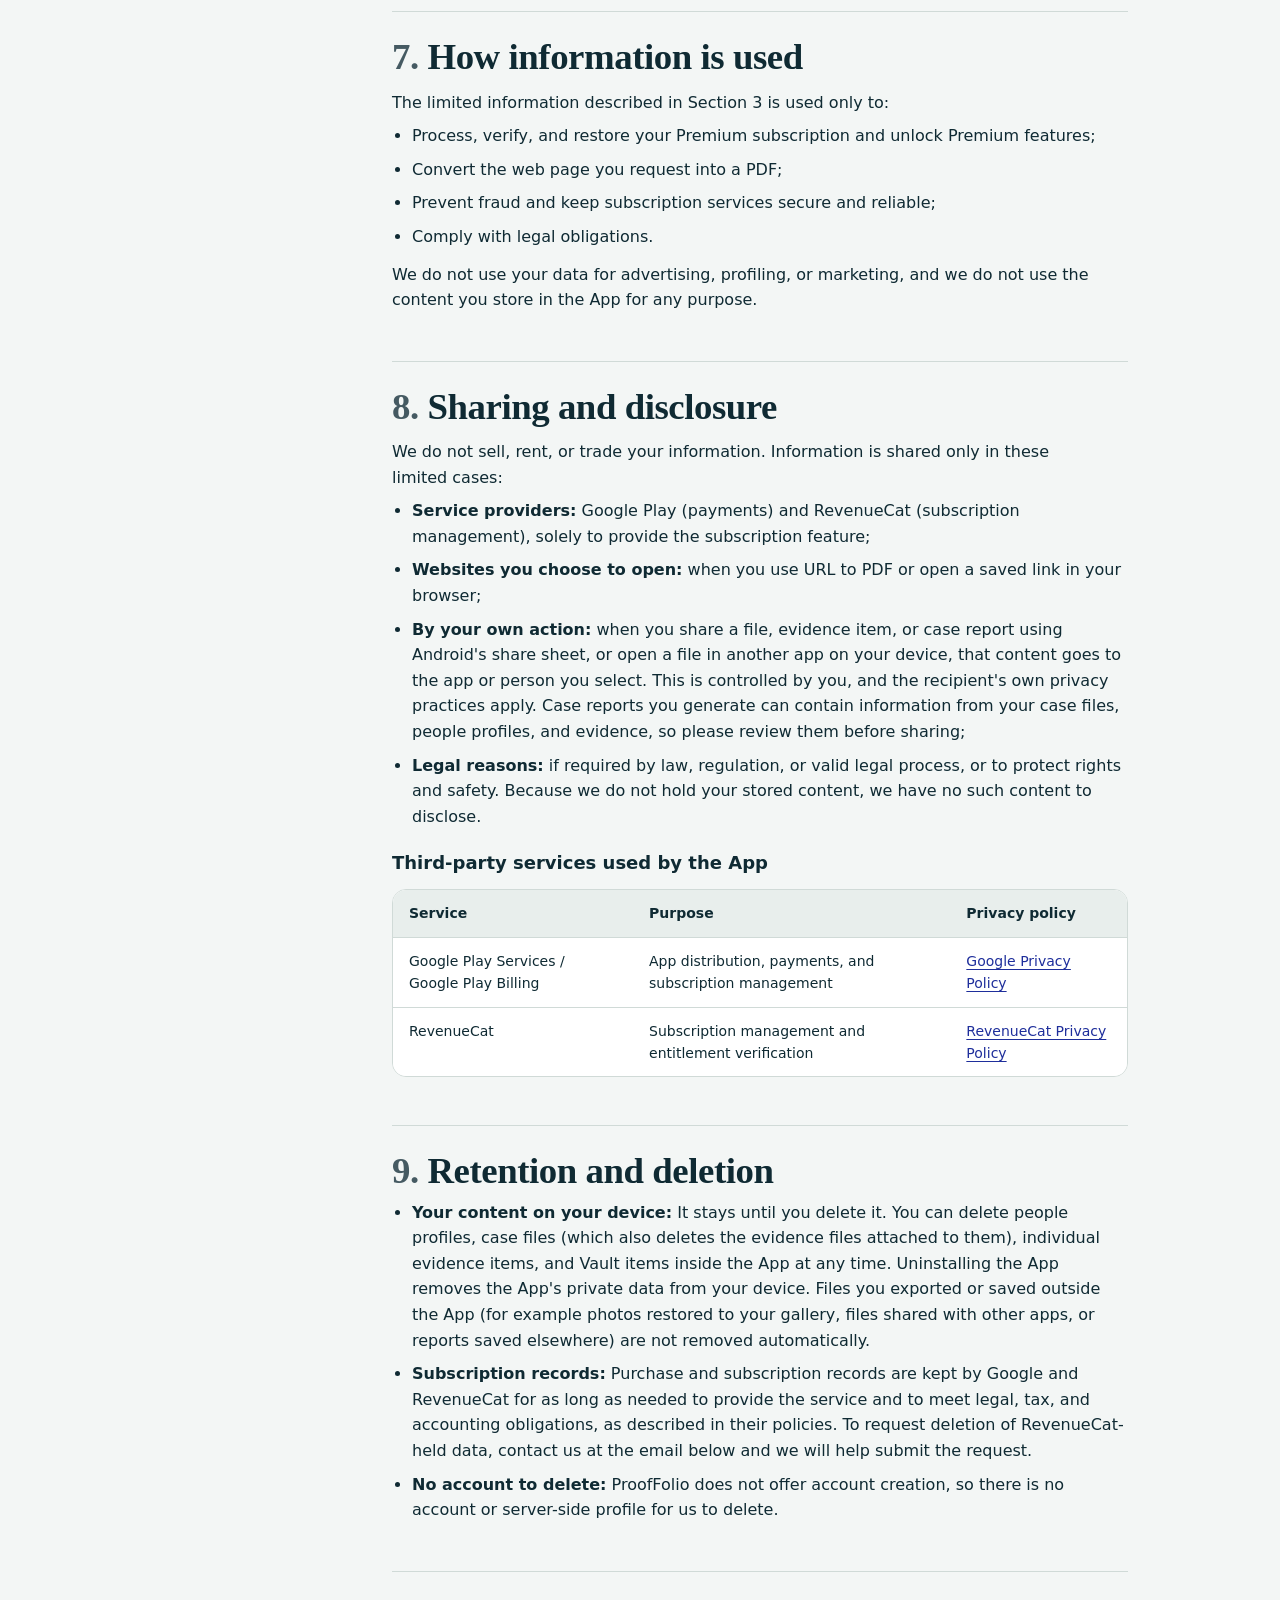
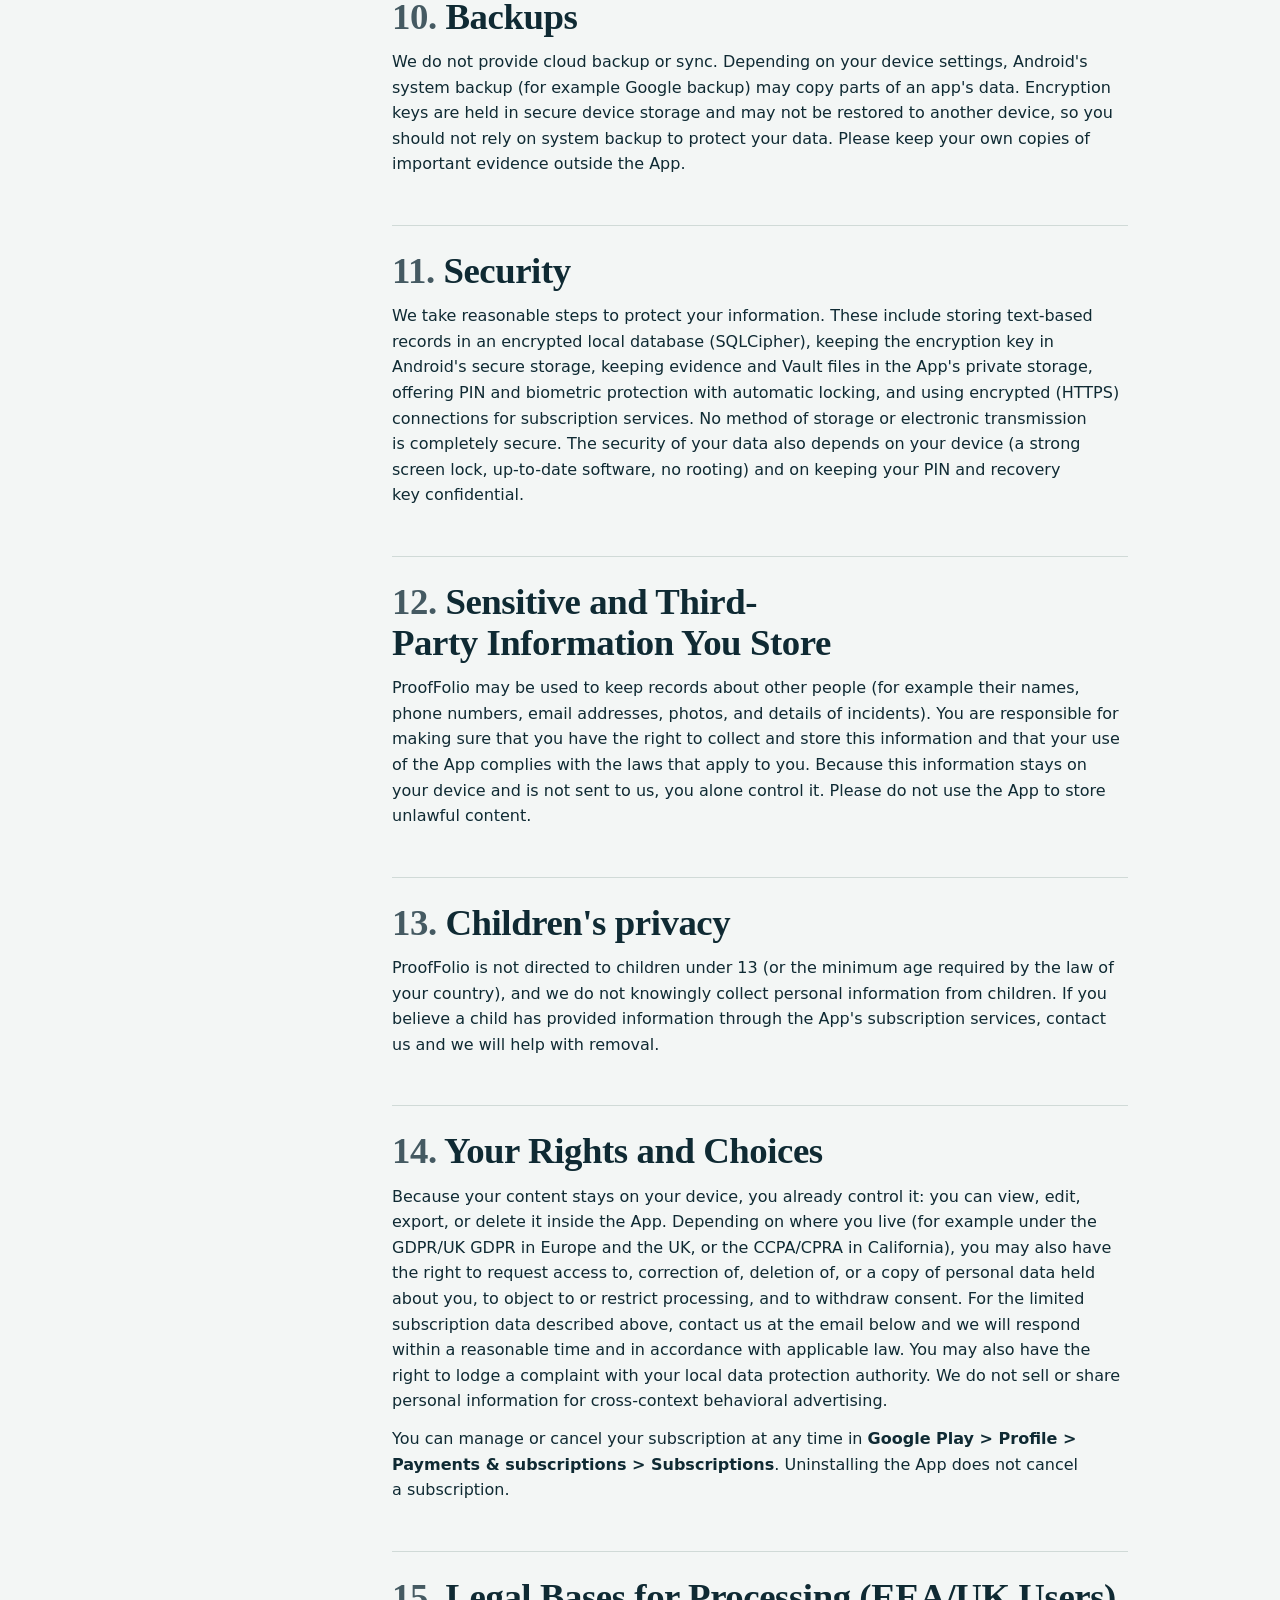
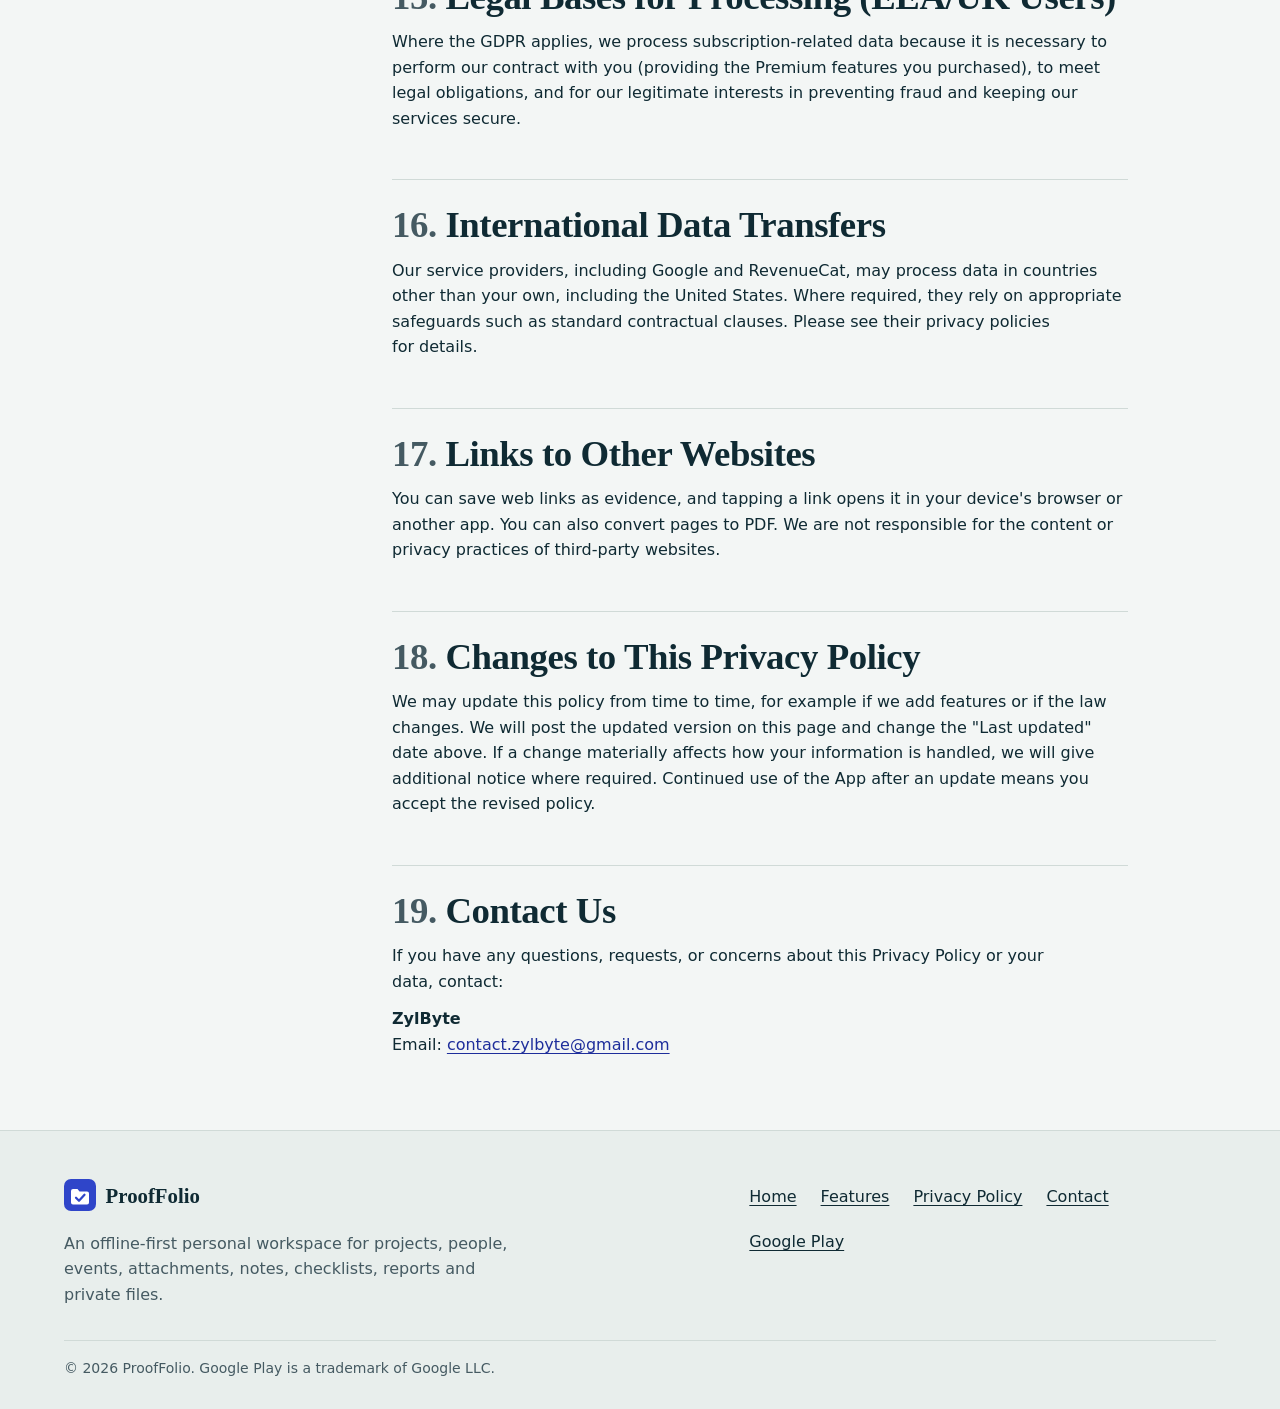
<file: privacy-policy.html>
<!doctype html>
<html lang="en">
<head>
  <meta charset="utf-8">
  <meta name="viewport" content="width=device-width, initial-scale=1">
  <title>Privacy Policy | ProofFolio</title>
  <meta name="description" content="Learn how ProofFolio handles information in its offline-first Android app.">
  <meta name="theme-color" content="#f3f6f5">
  <link rel="icon" href="assets/img/favicon.svg" type="image/svg+xml">
  <meta property="og:type" content="website">
  <meta property="og:site_name" content="ProofFolio">
  <meta property="og:title" content="ProofFolio Privacy Policy">
  <meta property="og:description" content="How ProofFolio handles the information you create, store and share.">
  <meta property="og:image" content="assets/img/og-image.png">
  <meta name="twitter:card" content="summary_large_image">
  <link rel="stylesheet" href="assets/css/styles.css">
  <script>document.documentElement.classList.add('js');</script>
  <script src="assets/js/config.js" defer></script>
  <script src="assets/js/main.js" defer></script>
</head>
<body>

<svg width="0" height="0" style="position:absolute" aria-hidden="true" focusable="false">
  <defs>
    <symbol id="i-menu" viewBox="0 0 24 24"><path d="M4 7h16M4 12h16M4 17h16"/></symbol>
    <symbol id="i-close" viewBox="0 0 24 24"><path d="M6 6l12 12M18 6L6 18"/></symbol>
  </defs>
</svg>

<a class="skip-link" href="#main">Skip to main content</a>

<header class="site-header">
  <div class="container site-header__inner">
    <a class="brand" href="index.html" aria-label="ProofFolio home">
      <img src="assets/img/logo-mark.svg" alt="" width="32" height="32">
      ProofFolio
    </a>
    <button class="nav-toggle" type="button" aria-expanded="false" aria-controls="site-nav" aria-label="Open menu">
      <svg class="i" aria-hidden="true"><use href="#i-menu"/></svg>
    </button>
    <nav class="nav" id="site-nav" aria-label="Main">
      <a href="index.html">Home</a>
      <a href="index.html#features">Features</a>
      <a href="index.html#offline">Offline and privacy</a>
      <a href="privacy-policy.html" aria-current="page">Privacy Policy</a>
    </nav>
  </div>
</header>

<main id="main">
  <section class="doc-hero">
    <div class="container">
      <h1>Privacy Policy</h1>
      <p>How ProofFolio handles information in its offline-first Android app.</p>
    </div>
  </section>

  <div class="container">

    <div class="doc">
      <details class="toc" open>
        <summary>On this page</summary>
        <nav aria-label="Contents">
          <ol>
            <li><a href="#summary">Summary</a></li>
            <li><a href="#device-storage">Information stored on your device</a></li>
            <li><a href="#collection">Information we collect</a></li>
            <li><a href="#permissions">Permissions and device access</a></li>
            <li><a href="#app-lock">App lock, PIN, and recovery key</a></li>
            <li><a href="#use">How we use information</a></li>
            <li><a href="#sharing">Sharing and disclosure</a></li>
            <li><a href="#retention">Data retention and deletion</a></li>
            <li><a href="#backups">Backups</a></li>
            <li><a href="#security">Security</a></li>
            <li><a href="#sensitive-information">Sensitive and third-party information</a></li>
            <li><a href="#children">Children's privacy</a></li>
            <li><a href="#rights">Your rights and choices</a></li>
            <li><a href="#legal-bases">Legal bases for processing</a></li>
            <li><a href="#transfers">International data transfers</a></li>
            <li><a href="#links">Links to other websites</a></li>
            <li><a href="#changes">Changes to this policy</a></li>
            <li><a href="#contact">Contact us</a></li>
          </ol>
        </nav>
      </details>

      <article class="policy">

        <h2 id="about">About this policy</h2>
        <p>This Privacy Policy explains how <span data-config="developerName">ZylByte</span> ("we", "us", "our") handles information in connection with the ProofFolio mobile application for Android (package name: <code>com.zylbyte.prooffolio</code>) (the "App"). By downloading or using the App, you agree to the practices described in this policy.</p>
        <dl>
          <dt>App</dt>
          <dd>ProofFolio</dd>
          <dt>Developer</dt>
          <dd><span data-config="developerName">ZylByte</span></dd>
          <dt>Effective date</dt>
          <dd><span data-config="effectiveDate">October 3, 2026</span></dd>
          <dt>Last updated</dt>
          <dd><span data-config="lastUpdated">October 3, 2026</span></dd>
          <dt>Privacy contact</dt>
          <dd><span data-contact-email>contact.zylbyte@gmail.com</span></dd>
        </dl>
        <h2 id="summary">Summary</h2>
        <ul>
          <li><strong>ProofFolio is an offline-first app.</strong> The content you create in the App stays on your device.</li>
          <li><strong>No account is required.</strong> We do not ask you to sign up, log in, or give us your name or email address.</li>
          <li><strong>We do not operate a server that receives your content.</strong> We cannot see, access, or recover your people profiles, case files, notes, checklists, links, photos, videos, audio, documents, or PDFs.</li>
          <li><strong>No ads, no analytics, no tracking.</strong> The App contains no advertising and no third-party analytics, crash-reporting, or behavior-tracking SDKs. We do not sell your data.</li>
          <li><strong>The App uses the internet for only two purposes:</strong> subscription management and purchases for the optional Premium plan, and converting a web page that you choose into a PDF.</li>
        </ul>
        <h2 id="device-storage">Information Stored on Your Device (Not Sent to Us)</h2>
        <p>ProofFolio helps you organize personal records. Everything below is entered or imported by you and is stored locally on your device only:</p>
        <ul>
          <li><strong>People profiles:</strong> name, phone number, email address, website/URL, notes, status label, tags, and an optional profile photo;</li>
          <li><strong>Case files:</strong> title, description, date and time, location (as text you type), status, priority, tags, favorites, and an activity timeline;</li>
          <li><strong>Evidence items attached to case files:</strong> photos, videos, audio files, PDFs and other documents, web links, notes, and checklists, including photos and videos you capture with your device camera;</li>
          <li><strong>Private Vault:</strong> photos and videos you move or copy into the Vault, and their thumbnails;</li>
          <li><strong>Generated files:</strong> case report PDFs and web pages you convert to PDF, along with the web address, page title, and capture time saved with them;</li>
          <li><strong>Security and app settings:</strong> your PIN, biometric preference, recovery key information, and which areas of the App you have locked.</li>
        </ul>
        <p><strong>How this data is protected:</strong> Text-based records (such as people, case files, notes, checklists, and links) are kept in a local database encrypted with SQLCipher. The encryption key is kept in your device's secure, hardware-backed storage (Android Keystore). Photos, videos, audio files, and documents are kept in the App's private storage area, which other apps cannot access under Android's security model; these files are protected by the Android app sandbox and by your device's own encryption and screen lock.</p>
        <p>None of this data is transmitted to us or to any server we operate. Because we never receive it, we cannot access it, restore it, or recover it for you if you lose your device, uninstall the App, or forget your PIN and recovery key.</p>

        <h2 id="collection">Information We Collect</h2>
        <p>We do not collect your name, email address, phone number, location, contacts, or any content you store in the App. The limited information that is processed through third-party services when you use certain features is described below.</p>
        <h3>Subscription management (Google Play Billing and RevenueCat)</h3>
        <p>The App offers an optional Premium subscription (quarterly or yearly) that removes the limits on the number of people profiles and case files. Purchases are processed by <strong>Google Play Billing</strong>. To manage and verify subscription status, the App uses <strong>RevenueCat</strong>, a third-party subscription management service that acts as our service provider.</p>
        <p>When your device is online, the RevenueCat SDK in the App may contact RevenueCat's servers to check subscription status, to load the available plans and prices, and to complete or restore a purchase. This can happen even if you have never purchased Premium. The information involved may include:</p>
        <ul>
          <li>An anonymous, randomly generated app user ID created by RevenueCat (we do not link it to your name or email);</li>
          <li>Purchase and subscription details (product, price tier, purchase and renewal/expiry dates, subscription status, and Google Play purchase tokens/transaction identifiers);</li>
          <li>Basic technical information, such as device model, operating system version, app version, language and region settings, and IP address (which RevenueCat uses to deliver the service and prevent fraud).</li>
        </ul>
        <p>The App does not enable collection of your advertising ID. We do not receive your payment card details or Google account password; payments are handled entirely by Google Play. Subscription status is cached on your device, so Premium features keep working when you are offline.</p>
        <h3>Converting a web page to PDF ("URL to PDF")</h3>
        <p>If you use this feature, you enter a web address (http or https). The App then:</p>
        <ul>
          <li>performs a quick connectivity check (a domain-name lookup) to see whether you are online;</li>
          <li>loads the page you entered in an in-app web view, much like a web browser. JavaScript is enabled so that pages display correctly, and the web view may store cookies and website data on your device as a browser would;</li>
          <li>renders the page into a PDF and saves it in the App's private storage on your device, together with the web address, page title, and capture time.</li>
        </ul>
        <p>Your device connects directly to the website you chose and to any third-party content that page loads (such as images, scripts, fonts, advertising or analytics services). Those websites and services may receive your IP address and standard device/browser information and may set cookies, under their own privacy policies, which we do not control. We do not receive the web address you enter or the resulting PDF.</p>
        <p>Please only convert pages that you are permitted to save, and review the privacy practices of the websites you visit.</p>
        <h3>Information handled by Google</h3>
        <p>If you download or update the App from Google Play, or purchase a subscription, Google may collect and process information (such as device information, installation data, payment information, and, if you opt in on your device, crash or performance data through Android vitals) under <a href="https://policies.google.com/privacy">Google's Privacy Policy</a>. We do not control this processing.</p>

        <h2 id="permissions">Permissions</h2>
        <p>The App uses only the permissions and device access needed for its features. You can revoke permissions at any time in your device's Settings; some features may then stop working. The App does not request broad access to your photos, videos, or audio files.</p>
        <div class="table-wrap" role="region" aria-label="Permissions and device access" tabindex="0">
          <table>
            <thead><tr><th scope="col">Permission / access</th><th scope="col">Why it is needed</th></tr></thead>
            <tbody>
              <tr><td>Android Photo Picker and system file picker (no broad media permission required)</td><td>When you select photos or videos for the Vault or as evidence, the App uses Android's Photo Picker and receives access only to the items you select. For PDFs, documents, and audio evidence, the App uses Android's system file picker and receives only the files you choose.</td></tr>
              <tr><td>External storage write (<code>WRITE_EXTERNAL_STORAGE</code>, Android 9 and earlier)</td><td>On Android 9 and earlier, this permission may be used to save or restore files to shared storage. It is limited to those older Android versions and does not grant the App broad read access to your gallery.</td></tr>
              <tr><td>Camera (through your device's camera app)</td><td>When you tap "Camera" to add evidence, the App opens your device's camera app to take a photo or record a video. The App receives only the resulting file, which is copied to the App's private storage. The App does not run its own camera or microphone in the background.</td></tr>
              <tr><td>Biometric (<code>USE_BIOMETRIC</code>)</td><td>Used if you enable biometric unlocking. Authentication is performed by Android's own biometric system. The App never receives or stores your fingerprint or face data; it receives only a "success" or "failed" result.</td></tr>
              <tr><td>Internet (<code>INTERNET</code>)</td><td>Used for subscription management and the URL to PDF feature only. The rest of the App works without an internet connection.</td></tr>
              <tr><td>Content shared into the App</td><td>If you choose "Share" in another app and select ProofFolio, the App receives only the images or videos you shared and copies them into its private storage.</td></tr>
            </tbody>
          </table>
        </div>
        <p>The App does not request access to your contacts, call logs, SMS, or location, and it does not read GPS location data embedded in your photos.</p>

        <h2 id="app-lock">App Lock, PIN, and Recovery Key</h2>
        <p>ProofFolio lets you protect the App with a master PIN, optional biometric unlock, and a recovery key. The App stores your PIN only in a protected (hashed) form in secure device storage, and shows you the recovery key so that you can keep it safe yourself. The App locks automatically after it is in the background. We do not have a copy of your PIN or recovery key and cannot reset or recover them for you. If you lose both, your protected data cannot be recovered.</p>

        <h2 id="use">How information is used</h2>
        <p>The limited information described in Section 3 is used only to:</p>
        <ul>
          <li>Process, verify, and restore your Premium subscription and unlock Premium features;</li>
          <li>Convert the web page you request into a PDF;</li>
          <li>Prevent fraud and keep subscription services secure and reliable;</li>
          <li>Comply with legal obligations.</li>
        </ul>
        <p>We do not use your data for advertising, profiling, or marketing, and we do not use the content you store in the App for any purpose.</p>

        <h2 id="sharing">Sharing and disclosure</h2>
        <p>We do not sell, rent, or trade your information. Information is shared only in these limited cases:</p>
        <ul>
          <li><strong>Service providers:</strong> Google Play (payments) and RevenueCat (subscription management), solely to provide the subscription feature;</li>
          <li><strong>Websites you choose to open:</strong> when you use URL to PDF or open a saved link in your browser;</li>
          <li><strong>By your own action:</strong> when you share a file, evidence item, or case report using Android's share sheet, or open a file in another app on your device, that content goes to the app or person you select. This is controlled by you, and the recipient's own privacy practices apply. Case reports you generate can contain information from your case files, people profiles, and evidence, so please review them before sharing;</li>
          <li><strong>Legal reasons:</strong> if required by law, regulation, or valid legal process, or to protect rights and safety. Because we do not hold your stored content, we have no such content to disclose.</li>
        </ul>
        <h3>Third-party services used by the App</h3>
        <div class="table-wrap" role="region" aria-label="Third-party services" tabindex="0">
          <table>
            <thead><tr><th scope="col">Service</th><th scope="col">Purpose</th><th scope="col">Privacy policy</th></tr></thead>
            <tbody>
              <tr><td>Google Play Services / Google Play Billing</td><td>App distribution, payments, and subscription management</td><td><a href="https://policies.google.com/privacy">Google Privacy Policy</a></td></tr>
              <tr><td>RevenueCat</td><td>Subscription management and entitlement verification</td><td><a href="https://www.revenuecat.com/privacy">RevenueCat Privacy Policy</a></td></tr>
            </tbody>
          </table>
        </div>

        <h2 id="retention">Retention and deletion</h2>
        <ul>
          <li><strong>Your content on your device:</strong> It stays until you delete it. You can delete people profiles, case files (which also deletes the evidence files attached to them), individual evidence items, and Vault items inside the App at any time. Uninstalling the App removes the App's private data from your device. Files you exported or saved outside the App (for example photos restored to your gallery, files shared with other apps, or reports saved elsewhere) are not removed automatically.</li>
          <li><strong>Subscription records:</strong> Purchase and subscription records are kept by Google and RevenueCat for as long as needed to provide the service and to meet legal, tax, and accounting obligations, as described in their policies. To request deletion of RevenueCat-held data, contact us at the email below and we will help submit the request.</li>
          <li><strong>No account to delete:</strong> ProofFolio does not offer account creation, so there is no account or server-side profile for us to delete.</li>
        </ul>

        <h2 id="backups">Backups</h2>
        <p>We do not provide cloud backup or sync. Depending on your device settings, Android's system backup (for example Google backup) may copy parts of an app's data. Encryption keys are held in secure device storage and may not be restored to another device, so you should not rely on system backup to protect your data. Please keep your own copies of important evidence outside the App.</p>

        <h2 id="security">Security</h2>
        <p>We take reasonable steps to protect your information. These include storing text-based records in an encrypted local database (SQLCipher), keeping the encryption key in Android's secure storage, keeping evidence and Vault files in the App's private storage, offering PIN and biometric protection with automatic locking, and using encrypted (HTTPS) connections for subscription services. No method of storage or electronic transmission is completely secure. The security of your data also depends on your device (a strong screen lock, up-to-date software, no rooting) and on keeping your PIN and recovery key confidential.</p>

        <h2 id="sensitive-information">Sensitive and Third-Party Information You Store</h2>
        <p>ProofFolio may be used to keep records about other people (for example their names, phone numbers, email addresses, photos, and details of incidents). You are responsible for making sure that you have the right to collect and store this information and that your use of the App complies with the laws that apply to you. Because this information stays on your device and is not sent to us, you alone control it. Please do not use the App to store unlawful content.</p>

        <h2 id="children">Children's privacy</h2>
        <p>ProofFolio is not directed to children under 13 (or the minimum age required by the law of your country), and we do not knowingly collect personal information from children. If you believe a child has provided information through the App's subscription services, contact us and we will help with removal.</p>

        <h2 id="rights">Your Rights and Choices</h2>
        <p>Because your content stays on your device, you already control it: you can view, edit, export, or delete it inside the App. Depending on where you live (for example under the GDPR/UK GDPR in Europe and the UK, or the CCPA/CPRA in California), you may also have the right to request access to, correction of, deletion of, or a copy of personal data held about you, to object to or restrict processing, and to withdraw consent. For the limited subscription data described above, contact us at the email below and we will respond within a reasonable time and in accordance with applicable law. You may also have the right to lodge a complaint with your local data protection authority. We do not sell or share personal information for cross-context behavioral advertising.</p>
        <p>You can manage or cancel your subscription at any time in <strong>Google Play &gt; Profile &gt; Payments &amp; subscriptions &gt; Subscriptions</strong>. Uninstalling the App does not cancel a subscription.</p>

        <h2 id="legal-bases">Legal Bases for Processing (EEA/UK Users)</h2>
        <p>Where the GDPR applies, we process subscription-related data because it is necessary to perform our contract with you (providing the Premium features you purchased), to meet legal obligations, and for our legitimate interests in preventing fraud and keeping our services secure.</p>

        <h2 id="transfers">International Data Transfers</h2>
        <p>Our service providers, including Google and RevenueCat, may process data in countries other than your own, including the United States. Where required, they rely on appropriate safeguards such as standard contractual clauses. Please see their privacy policies for details.</p>

        <h2 id="links">Links to Other Websites</h2>
        <p>You can save web links as evidence, and tapping a link opens it in your device's browser or another app. You can also convert pages to PDF. We are not responsible for the content or privacy practices of third-party websites.</p>

        <h2 id="changes">Changes to This Privacy Policy</h2>
        <p>We may update this policy from time to time, for example if we add features or if the law changes. We will post the updated version on this page and change the "Last updated" date above. If a change materially affects how your information is handled, we will give additional notice where required. Continued use of the App after an update means you accept the revised policy.</p>

        <h2 id="contact">Contact Us</h2>
        <p>If you have any questions, requests, or concerns about this Privacy Policy or your data, contact:</p>
        <p><strong>ZylByte</strong><br>Email: <span data-contact-email>contact.zylbyte@gmail.com</span></p>

      </article>
    </div>
  </div>
</main>

<footer class="site-footer">
  <div class="container">
    <div class="site-footer__grid">
      <div>
        <a class="brand" href="index.html" aria-label="ProofFolio home">
          <img src="assets/img/logo-mark.svg" alt="" width="32" height="32">
          ProofFolio
        </a>
        <p>An offline-first personal workspace for projects, people, events, attachments, notes, checklists, reports and private files.</p>
      </div>
      <nav aria-label="Footer">
        <ul class="footer-links">
          <li><a href="index.html">Home</a></li>
          <li><a href="index.html#features">Features</a></li>
          <li><a href="privacy-policy.html">Privacy Policy</a></li>
          <li data-contact-item hidden><a href="#" data-contact-link>Contact</a></li>
          <li><a href="https://play.google.com/store/apps/details?id=com.zylbyte.prooffolio" target="_blank" rel="noopener noreferrer" data-play-link>Google Play</a></li>
        </ul>
      </nav>
    </div>
    <p class="copyright">&copy; 2026 ProofFolio. Google Play is a trademark of Google LLC.</p>
  </div>
</footer>

<div class="toast" id="toast" role="status" hidden></div>
</body>
</html>
</file>
<file: assets/css/styles.css>
/* ==========================================================================
   ProofFolio website
   1. Tokens   2. Base   3. Layout   4. Components   5. Sections   6. Privacy page
   ========================================================================== */

/* 1. Tokens ---------------------------------------------------------------- */
:root {
  /* Colour */
  --ink: #0f2a33;
  --ink-soft: #1b3b47;
  --paper: #f3f6f5;
  --surface: #ffffff;
  --sunken: #e8eeec;
  --line: #d0dad7;
  --muted: #455a62;
  --cobalt: #2f45c9;
  --cobalt-deep: #1e2e9b;
  --cobalt-tint: #e5e9fb;

  /* Folder-tab colours: one per feature, reused wherever that feature appears */
  --t-projects: #2f45c9;
  --t-people: #0e7c70;
  --t-timeline: #a66200;
  --t-attach: #b93a73;
  --t-check: #3c7f34;
  --t-report: #6a45b8;
  --t-vault: #0f2a33;

  --alert-bg: #fff4d6;
  --alert-line: #a66200;

  /* Type: system stacks, so nothing is fetched from a third party */
  --font-display: Charter, "Bitstream Charter", "Sitka Text", Cambria, "Iowan Old Style", Georgia, serif;
  --font-body: system-ui, -apple-system, "Segoe UI", Roboto, "Helvetica Neue", Arial, sans-serif;

  --step--1: 0.875rem;
  --step-0: 1rem;
  --step-1: 1.125rem;
  --step-2: clamp(1.3rem, 1.15rem + 0.6vw, 1.55rem);
  --step-3: clamp(1.7rem, 1.4rem + 1.3vw, 2.3rem);
  --step-4: clamp(2rem, 1.5rem + 2.4vw, 3.25rem);
  --step-5: clamp(2.6rem, 1.6rem + 4.6vw, 4.9rem);

  /* Space */
  --sp-1: 0.25rem;
  --sp-2: 0.5rem;
  --sp-3: 0.75rem;
  --sp-4: 1rem;
  --sp-5: 1.5rem;
  --sp-6: 2rem;
  --sp-7: 3rem;
  --sp-8: 4.5rem;

  /* Shape and depth */
  --r-sm: 0.5rem;
  --r-md: 0.875rem;
  --r-lg: 1.5rem;
  --r-pill: 999px;
  --shadow-1: 0 1px 2px rgb(15 42 51 / 0.06), 0 4px 12px rgb(15 42 51 / 0.06);
  --shadow-2: 0 2px 4px rgb(15 42 51 / 0.1), 0 24px 48px rgb(15 42 51 / 0.2);

  --container: 72rem;
  --gutter: clamp(1.25rem, 4vw, 2.5rem);
  --header-h: 4rem;
}

/* 2. Base ------------------------------------------------------------------ */
*,
*::before,
*::after {
  box-sizing: border-box;
}

html {
  -webkit-text-size-adjust: 100%;
  scroll-behavior: smooth;
  scroll-padding-top: calc(var(--header-h) + 1rem);
}

body {
  margin: 0;
  font-family: var(--font-body);
  font-size: var(--step-0);
  line-height: 1.6;
  color: var(--ink);
  background: var(--paper);
  -webkit-font-smoothing: antialiased;
}

img,
svg {
  display: block;
  max-width: 100%;
}

h1,
h2,
h3,
h4 {
  margin: 0;
  font-family: var(--font-display);
  font-weight: 700;
  line-height: 1.12;
  letter-spacing: -0.012em;
  text-wrap: balance;
}

p {
  margin: 0;
  text-wrap: pretty;
}

ul,
ol {
  margin: 0;
  padding: 0;
  list-style: none;
}

a {
  color: var(--cobalt-deep);
  text-underline-offset: 0.2em;
}

:focus-visible {
  outline: 3px solid var(--cobalt);
  outline-offset: 3px;
  border-radius: 4px;
}

.on-dark :focus-visible,
.on-cobalt :focus-visible {
  outline-color: #fff;
}

.sr-only {
  position: absolute;
  width: 1px;
  height: 1px;
  margin: -1px;
  padding: 0;
  overflow: hidden;
  clip: rect(0 0 0 0);
  white-space: nowrap;
  border: 0;
}

.skip-link {
  position: absolute;
  left: var(--sp-4);
  top: -4rem;
  z-index: 100;
  padding: var(--sp-3) var(--sp-4);
  background: var(--ink);
  color: #fff;
  border-radius: var(--r-sm);
  transition: top 0.15s;
}

.skip-link:focus {
  top: var(--sp-3);
}

/* Icons (sprite) */
.i {
  width: 1.25em;
  height: 1.25em;
  flex: none;
  fill: none;
  stroke: currentColor;
  stroke-width: 1.75;
  stroke-linecap: round;
  stroke-linejoin: round;
}

.i--fill {
  fill: currentColor;
  stroke: none;
}

/* 3. Layout ---------------------------------------------------------------- */
.container {
  width: 100%;
  max-width: calc(var(--container) + var(--gutter) * 2);
  margin-inline: auto;
  padding-inline: var(--gutter);
}

.section {
  padding-block: clamp(3.5rem, 8vw, 6.5rem);
}

.section--tint {
  background: var(--surface);
}

.section-head {
  max-width: 40rem;
  margin-bottom: var(--sp-7);
}

.section-head h2 {
  font-size: var(--step-4);
}

.section-head p {
  margin-top: var(--sp-4);
  font-size: var(--step-1);
  color: var(--muted);
}

.split {
  display: grid;
  gap: var(--sp-7);
  align-items: center;
}

@media (min-width: 60rem) {
  .split {
    grid-template-columns: minmax(0, 0.85fr) minmax(0, 1.15fr);
    gap: var(--sp-8);
  }
}

/* 4. Components ------------------------------------------------------------ */

/* Buttons */
.btn {
  display: inline-flex;
  align-items: center;
  justify-content: center;
  gap: var(--sp-3);
  min-height: 3rem;
  padding: 0.7rem 1.3rem;
  font: inherit;
  font-weight: 600;
  text-decoration: none;
  color: inherit;
  background: none;
  border: 1.5px solid transparent;
  border-radius: var(--r-pill);
  cursor: pointer;
  transition: background-color 0.2s, color 0.2s, border-color 0.2s;
}

.btn--primary {
  color: #fff;
  background: var(--cobalt);
}

.btn--primary:hover {
  background: var(--cobalt-deep);
}

.btn--ghost {
  color: var(--ink);
  border-color: var(--ink);
}

.btn--ghost:hover {
  color: #fff;
  background: var(--ink);
}

.on-cobalt .btn--ghost,
.on-dark .btn--ghost {
  color: #fff;
  border-color: rgb(255 255 255 / 0.7);
}

.on-cobalt .btn--ghost:hover,
.on-dark .btn--ghost:hover {
  color: var(--ink);
  background: #fff;
  border-color: #fff;
}

.btn--play {
  padding: 0.55rem 1.4rem 0.55rem 1.1rem;
  color: #fff;
  background: var(--ink);
  border-color: var(--ink);
  border-radius: var(--r-md);
  text-align: left;
}

.btn--play:hover {
  background: var(--ink-soft);
}

.on-cobalt .btn--play {
  border-color: rgb(255 255 255 / 0.4);
}

.btn--play .i {
  width: 1.75rem;
  height: 1.75rem;
}

.btn--play span {
  display: flex;
  flex-direction: column;
  font-size: 1.1rem;
  line-height: 1.1;
}

.btn--play small {
  font-size: 0.6875rem;
  font-weight: 500;
  opacity: 0.85;
}

.btn--sm {
  min-height: 2.5rem;
  padding: 0.4rem 1rem;
  font-size: var(--step--1);
  color: #fff;
  background: var(--ink);
  border-radius: var(--r-pill);
}

.btn--sm:hover {
  background: var(--ink-soft);
}

/* Header */
.site-header {
  position: sticky;
  top: 0;
  z-index: 50;
  background: rgb(243 246 245 / 0.94);
  -webkit-backdrop-filter: blur(10px);
  backdrop-filter: blur(10px);
  border-bottom: 1px solid var(--line);
}

.site-header__inner {
  position: relative;
  display: flex;
  flex-wrap: wrap;
  align-items: center;
  gap: var(--sp-2) var(--sp-5);
  min-height: var(--header-h);
}

.brand {
  display: inline-flex;
  align-items: center;
  gap: 0.6rem;
  font-family: var(--font-display);
  font-size: 1.3rem;
  font-weight: 700;
  color: var(--ink);
  text-decoration: none;
}

.brand img {
  width: 2rem;
  height: 2rem;
}

.nav {
  display: flex;
  flex-wrap: wrap;
  align-items: center;
  gap: var(--sp-1) var(--sp-5);
  margin-left: auto;
}

.nav a:not(.btn) {
  padding-block: 0.4rem;
  font-weight: 500;
  color: var(--ink);
  text-decoration: none;
  border-bottom: 2px solid transparent;
}

.nav a:not(.btn):hover,
.nav a[aria-current] {
  border-bottom-color: var(--cobalt);
}

.nav-toggle {
  display: none;
  align-items: center;
  justify-content: center;
  width: 2.75rem;
  height: 2.75rem;
  margin-left: auto;
  color: var(--ink);
  background: none;
  border: 1.5px solid var(--line);
  border-radius: var(--r-sm);
  cursor: pointer;
}

.nav-toggle .i {
  width: 1.5rem;
  height: 1.5rem;
}

@media (max-width: 55rem) {
  .nav {
    width: 100%;
    margin-left: 0;
    padding-bottom: var(--sp-3);
  }

  .js .nav-toggle {
    display: inline-flex;
  }

  .js .nav {
    position: absolute;
    top: 100%;
    left: calc(var(--gutter) * -1);
    right: calc(var(--gutter) * -1);
    display: none;
    flex-direction: column;
    align-items: stretch;
    gap: 0;
    width: auto;
    padding: var(--sp-2) var(--gutter) var(--sp-5);
    background: var(--paper);
    border-bottom: 1px solid var(--line);
  }

  .js .nav.is-open {
    display: flex;
  }

  .js .nav a:not(.btn) {
    padding-block: 0.9rem;
    border-bottom: 1px solid var(--line);
  }

  .js .nav .btn--sm {
    margin-top: var(--sp-4);
    min-height: 3rem;
  }
}

/* Toast (shown only while the Play Store link is unset) */
.toast {
  position: fixed;
  left: 50%;
  bottom: var(--sp-5);
  z-index: 200;
  max-width: calc(100% - 2rem);
  padding: var(--sp-3) var(--sp-5);
  color: #fff;
  background: var(--ink);
  border-radius: var(--r-md);
  box-shadow: var(--shadow-2);
  transform: translate(-50%, 1rem);
  opacity: 0;
  transition: opacity 0.25s, transform 0.25s;
}

.toast.is-visible {
  opacity: 1;
  transform: translate(-50%, 0);
}

/* 5. Sections -------------------------------------------------------------- */

/* Hero */
.hero {
  padding-block: clamp(2.5rem, 6vw, 5rem) clamp(3.5rem, 8vw, 6.5rem);
  overflow: clip;
}

.hero__grid {
  display: grid;
  gap: var(--sp-7);
  align-items: center;
}

@media (min-width: 60rem) {
  .hero__grid {
    grid-template-columns: minmax(0, 1.05fr) minmax(0, 0.95fr);
  }
}

.hero h1 {
  max-width: 14ch;
  font-size: var(--step-5);
  line-height: 1.04;
}

.hero .lead {
  max-width: 34rem;
  margin-top: var(--sp-5);
  font-size: var(--step-1);
  color: var(--muted);
}

.hero__actions {
  display: flex;
  flex-wrap: wrap;
  gap: var(--sp-3) var(--sp-4);
  margin-top: var(--sp-6);
}

.hero__facts {
  display: flex;
  flex-wrap: wrap;
  gap: var(--sp-2) var(--sp-5);
  margin-top: var(--sp-6);
  font-size: var(--step--1);
  color: var(--muted);
}

.hero__facts li {
  display: inline-flex;
  align-items: center;
  gap: var(--sp-2);
}

.hero__facts .i {
  color: var(--ink);
}

.hero__visual {
  margin: 0;
}

.mock {
  position: relative;
  display: grid;
  place-items: center;
  min-height: 35rem;
  padding: 3rem 0 1.5rem;
}

.folder {
  position: absolute;
  inset: 9% 0 6% 6%;
  background: var(--cobalt);
  border-radius: 0 var(--r-lg) var(--r-lg) var(--r-lg);
}

.folder::before {
  content: "";
  position: absolute;
  left: 0;
  top: -2.25rem;
  width: 44%;
  height: 2.5rem;
  background: var(--cobalt);
  border-radius: var(--r-md) var(--r-md) 0 0;
  clip-path: polygon(0 0, calc(100% - 1.5rem) 0, 100% 100%, 0 100%);
}

.paper {
  position: absolute;
  z-index: 1;
  width: 42%;
  padding: 0.7rem;
  background: var(--surface);
  border-radius: var(--r-sm);
  box-shadow: var(--shadow-1);
}

.paper i {
  display: block;
  height: 0.4rem;
  margin-bottom: 0.45rem;
  background: var(--line);
  border-radius: 99px;
}

.paper i:nth-child(2n) {
  width: 70%;
}

.paper::before {
  content: "";
  display: block;
  width: 2.25rem;
  height: 0.5rem;
  margin-bottom: 0.6rem;
  background: var(--tab);
  border-radius: 99px;
}

.paper--a {
  --tab: var(--t-attach);
  left: 0;
  top: 1%;
  transform: rotate(-6deg);
}

.paper--b {
  --tab: var(--t-timeline);
  right: 0;
  top: 11%;
  transform: rotate(5deg);
}

.phone {
  position: relative;
  z-index: 2;
  width: min(19rem, 82%);
  padding: 0.75rem 0.75rem 1rem;
  overflow: hidden;
  font-size: 0.8125rem;
  line-height: 1.35;
  background: var(--surface);
  border: 0.5rem solid var(--ink);
  border-radius: 2.25rem;
  box-shadow: var(--shadow-2);
}

.phone__status {
  display: flex;
  justify-content: space-between;
  align-items: center;
  padding: 0.1rem 0.5rem 0.6rem;
  font-size: 0.6875rem;
  font-weight: 600;
}

.phone__icons {
  display: inline-flex;
  align-items: center;
  gap: 0.35rem;
}

.phone__icons .i {
  width: 0.85rem;
  height: 0.85rem;
}

.battery {
  width: 1.1rem;
  height: 0.55rem;
  border: 1.5px solid var(--ink);
  border-radius: 3px;
  background: linear-gradient(90deg, var(--ink) 70%, transparent 70%);
}

.phone__title {
  padding: 0 0.5rem 0.6rem;
}

.phone__title small {
  display: block;
  color: var(--muted);
}

.phone__title strong {
  font-family: var(--font-display);
  font-size: 1.25rem;
  line-height: 1.15;
}

.phone__tabs {
  display: flex;
  gap: 0.25rem;
  padding: 0 0.25rem 0.6rem;
  overflow: hidden;
}

.phone__tabs span {
  padding: 0.3rem 0.6rem;
  font-size: 0.6875rem;
  font-weight: 600;
  color: var(--muted);
  border-radius: var(--r-pill);
}

.phone__tabs .is-active {
  color: #fff;
  background: var(--cobalt);
}

.phone__card {
  margin: 0 0.25rem 0.6rem;
  padding: 0.7rem 0.75rem;
  background: var(--paper);
  border-radius: var(--r-md);
}

.phone__label {
  margin-bottom: 0.4rem;
  font-size: 0.6875rem;
  font-weight: 700;
  color: var(--muted);
}

.phone__row {
  display: flex;
  align-items: center;
  gap: 0.5rem;
  padding: 0.22rem 0;
}

.phone__row .box {
  flex: none;
  width: 0.95rem;
  height: 0.95rem;
  border: 1.5px solid var(--t-check);
  border-radius: 4px;
}

.phone__row .box.is-done {
  background: var(--t-check);
  box-shadow: inset 0 0 0 2px var(--paper);
}

.phone__row .dot {
  flex: none;
  width: 0.55rem;
  height: 0.55rem;
  margin-inline: 0.2rem;
  background: var(--t-timeline);
  border-radius: 50%;
}

.phone__row time {
  flex: none;
  min-width: 2.6rem;
  color: var(--muted);
}

.phone__files {
  display: grid;
  grid-template-columns: repeat(4, 1fr);
  gap: 0.4rem;
  margin: 0 0.25rem;
}

.ftile {
  display: grid;
  place-items: center;
  aspect-ratio: 1;
  color: var(--tab);
  background: color-mix(in srgb, var(--tab) 12%, #fff);
  border-radius: var(--r-sm);
}

.hero__badge {
  position: absolute;
  z-index: 3;
  left: 0;
  bottom: 9%;
  display: flex;
  align-items: center;
  gap: 0.6rem;
  max-width: 13rem;
  padding: 0.65rem 0.85rem;
  font-size: 0.8125rem;
  line-height: 1.3;
  background: var(--surface);
  border: 1px solid var(--line);
  border-radius: var(--r-md);
  box-shadow: var(--shadow-1);
}

.hero__badge .i {
  width: 1.4rem;
  height: 1.4rem;
  color: var(--cobalt);
}

.caption {
  margin-top: var(--sp-3);
  font-size: 0.8125rem;
  text-align: center;
  color: var(--muted);
}

@media (min-width: 38rem) {
  .hero__badge {
    left: 2%;
  }
}

/* Problem: scatter and gather */
.gather__copy h2 {
  font-size: var(--step-4);
}

.gather__copy p {
  margin-top: var(--sp-4);
  font-size: var(--step-1);
  color: var(--muted);
}

.gather__copy .btn {
  margin-top: var(--sp-6);
}

.gather__stage {
  position: relative;
  height: 25rem;
  overflow: hidden;
  background: var(--sunken);
  border-radius: var(--r-lg);
}

.gather__folder {
  position: absolute;
  inset-inline: 0;
  bottom: 1.25rem;
  width: min(26rem, calc(100% - 2rem));
  margin-inline: auto;
  padding: 1rem;
  background: var(--surface);
  border: 1px solid var(--line);
  border-radius: var(--r-md);
  opacity: 0.55;
  transition: opacity 0.6s;
}

.gather.is-gathered .gather__folder {
  opacity: 1;
}

.gather__folder::before {
  content: "";
  position: absolute;
  left: 1rem;
  top: -0.6rem;
  width: 4.5rem;
  height: 0.6rem;
  background: var(--cobalt);
  border-radius: 0.5rem 0.5rem 0 0;
}

.gather__head {
  display: flex;
  align-items: baseline;
  justify-content: space-between;
  gap: var(--sp-3);
  height: 2.25rem;
  font-family: var(--font-display);
  font-size: 1.05rem;
  font-weight: 700;
}

.gather__head small {
  font-family: var(--font-body);
  font-size: 0.75rem;
  font-weight: 500;
  color: var(--muted);
}

.gather__slots {
  display: grid;
  grid-template-columns: 1fr 1fr;
  gap: 0.625rem;
}

.slot {
  height: 3.5rem;
  border: 1.5px dashed var(--line);
  border-radius: var(--r-sm);
}

.chip {
  position: absolute;
  left: 0;
  top: 0;
  z-index: 2;
  display: flex;
  align-items: center;
  gap: 0.5rem;
  padding: 0.4rem 0.6rem;
  overflow: hidden;
  font-size: 0.78rem;
  line-height: 1.25;
  background: var(--surface);
  border: 1px solid var(--line);
  border-left: 4px solid var(--tab);
  border-radius: var(--r-sm);
  box-shadow: var(--shadow-1);
}

.chip .i {
  width: 1.25rem;
  height: 1.25rem;
  color: var(--tab);
}

.chip__text {
  min-width: 0;
}

.chip b,
.chip small {
  display: block;
  overflow: hidden;
  white-space: nowrap;
  text-overflow: ellipsis;
}

.chip small {
  color: var(--muted);
}

.chip .m-g,
.gather.is-gathered .chip .m-s {
  display: none;
}

.gather.is-gathered .chip .m-g {
  display: inline;
}

/* Only when scripting is available do the chips float freely */
.js .chip {
  transform: translate(var(--sx, 0), var(--sy, 0)) rotate(var(--sr, 0deg));
  transition: transform 0.95s cubic-bezier(0.2, 0.85, 0.25, 1) calc(var(--i, 0) * 70ms), box-shadow 0.6s;
}

.js .gather:not(.is-ready) .chip {
  visibility: hidden;
}

.js .gather.is-gathered .chip {
  transform: translate(var(--gx, 0), var(--gy, 0)) rotate(0deg);
  box-shadow: none;
}

.js .gather.no-anim .chip {
  transition: none;
}

/* Without JS the chips simply sit in a list and the folder is hidden */
html:not(.js) .gather__stage {
  display: flex;
  flex-wrap: wrap;
  gap: var(--sp-3);
  height: auto;
  padding: var(--sp-5);
}

html:not(.js) .chip {
  position: static;
  width: calc(50% - var(--sp-3));
}

html:not(.js) .gather__folder {
  display: none;
}

html:not(.js) .gather__copy .btn {
  display: none;
}

html:not(.js) .chip .m-g {
  display: inline;
}

html:not(.js) .chip .m-s {
  display: none;
}

/* Features: bento */
.bento {
  display: grid;
  gap: 1.75rem var(--sp-5);
  grid-template-columns: 1fr;
}

.tile {
  position: relative;
  display: flex;
  flex-direction: column;
  gap: var(--sp-5);
  padding: var(--sp-5);
  background: var(--surface);
  border: 1px solid var(--line);
  border-radius: var(--r-md);
}

.tile::before {
  content: "";
  position: absolute;
  left: 1.25rem;
  top: -0.6rem;
  width: 4rem;
  height: 0.6rem;
  background: var(--tab);
  border-radius: 0.5rem 0.5rem 0 0;
}

.tile h3 {
  display: flex;
  align-items: center;
  gap: var(--sp-3);
  font-size: var(--step-2);
}

.tile h3 .i {
  width: 1.5rem;
  height: 1.5rem;
  color: var(--tab);
}

.tile p {
  margin-top: var(--sp-2);
  color: var(--muted);
}

.tile__visual {
  order: -1;
  padding: var(--sp-4);
  font-size: 0.875rem;
  line-height: 1.35;
  background: var(--paper);
  border-radius: var(--r-sm);
}

.tile--projects { --tab: var(--t-projects); }
.tile--people { --tab: var(--t-people); }
.tile--timeline { --tab: var(--t-timeline); }
.tile--attach { --tab: var(--t-attach); }
.tile--checks { --tab: var(--t-check); }
.tile--reports { --tab: var(--t-report); }

.tile--vault {
  --tab: #9fb4bc;
  color: #fff;
  background: var(--ink);
  border-color: var(--ink);
}

.tile--vault h3 .i {
  color: #fff;
}

.tile--vault p {
  color: #c4d3d8;
}

.tile--vault .tile__visual {
  background: var(--ink-soft);
}

@media (min-width: 38rem) and (max-width: 63.99rem) {
  .bento {
    grid-template-columns: 1fr 1fr;
  }

  .tile--projects,
  .tile--attach,
  .tile--vault {
    grid-column: 1 / -1;
  }

  .tile--people { order: 2; }
  .tile--timeline { order: 3; }
  .tile--checks { order: 4; }
  .tile--reports { order: 5; }
  .tile--attach { order: 6; }
  .tile--vault { order: 7; }
  .tile--projects { order: 1; }
}

@media (min-width: 64rem) {
  .bento {
    grid-template-columns: repeat(12, 1fr);
  }

  .tile--projects { grid-column: 1 / 8; grid-row: 1; }
  .tile--timeline { grid-column: 8 / 13; grid-row: 1 / 3; }
  .tile--people { grid-column: 1 / 5; grid-row: 2; }
  .tile--checks { grid-column: 5 / 8; grid-row: 2; }
  .tile--attach { grid-column: 1 / 8; grid-row: 3; }
  .tile--reports { grid-column: 8 / 13; grid-row: 3; }
  .tile--vault {
    grid-column: 1 / 13;
    grid-row: 4;
    flex-direction: row;
    align-items: center;
    gap: var(--sp-7);
  }

  .tile--vault .tile__visual {
    order: 2;
    flex: 0 0 22rem;
  }

  .tile--vault .tile__body {
    flex: 1;
    max-width: 34rem;
  }
}

/* Mini previews inside tiles */
.mini-projects li {
  display: grid;
  grid-template-columns: auto 1fr;
  gap: 0.15rem 0.6rem;
  align-items: center;
  padding: 0.6rem 0.75rem;
  background: var(--surface);
  border-radius: var(--r-sm);
}

.mini-projects li + li {
  margin-top: 0.5rem;
}

.mini-projects .dot {
  width: 0.7rem;
  height: 0.7rem;
  background: var(--tab);
  border-radius: 3px;
}

.mini-projects .is-open {
  border: 1.5px solid var(--t-projects);
}

.mini-projects .counts {
  display: flex;
  flex-wrap: wrap;
  grid-column: 2;
  gap: 0.25rem 0.5rem;
  font-size: 0.75rem;
  color: var(--muted);
}

.mini-projects .counts span {
  display: inline-flex;
  align-items: center;
  gap: 0.25rem;
}

.mini-projects .counts .i {
  width: 0.9rem;
  height: 0.9rem;
}

.mini-people li {
  display: flex;
  align-items: flex-start;
  gap: 0.6rem;
  padding: 0.55rem 0.65rem;
  background: var(--surface);
  border-radius: var(--r-sm);
}

.mini-people li + li {
  margin-top: 0.5rem;
}

.avatar {
  flex: none;
  display: grid;
  place-items: center;
  width: 2rem;
  height: 2rem;
  font-size: 0.75rem;
  font-weight: 700;
  color: #fff;
  background: var(--t-people);
  border-radius: 50%;
}

.linked {
  display: flex;
  flex-wrap: wrap;
  gap: 0.25rem;
  margin-top: 0.3rem;
}

.linked span {
  padding: 0.05rem 0.5rem;
  font-size: 0.6875rem;
  color: var(--cobalt-deep);
  background: var(--cobalt-tint);
  border-radius: var(--r-pill);
}

.mini-people small,
.ev small {
  display: block;
  color: var(--muted);
}

.mini-timeline {
  position: relative;
  padding-left: 1.25rem;
}

.mini-timeline::before {
  content: "";
  position: absolute;
  left: 0.3rem;
  top: 0.5rem;
  bottom: 0.5rem;
  width: 2px;
  background: var(--line);
}

.mini-timeline li {
  position: relative;
  padding-bottom: 0.9rem;
}

.mini-timeline li:last-child {
  padding-bottom: 0;
}

.mini-timeline li::before {
  content: "";
  position: absolute;
  left: -1.25rem;
  top: 0.3rem;
  width: 0.65rem;
  height: 0.65rem;
  background: var(--t-timeline);
  border: 2px solid var(--paper);
  border-radius: 50%;
  box-sizing: content-box;
}

.mini-timeline time {
  display: block;
  font-size: 0.75rem;
  font-weight: 700;
  color: var(--t-timeline);
}

.mini-files {
  display: grid;
  grid-template-columns: repeat(3, 1fr);
  gap: 0.5rem;
}

.mini-files li {
  display: flex;
  flex-direction: column;
  align-items: center;
  gap: 0.35rem;
  padding: 0.7rem 0.25rem;
  font-size: 0.75rem;
  background: var(--surface);
  border-radius: var(--r-sm);
}

.mini-files .i {
  width: 1.5rem;
  height: 1.5rem;
  color: var(--t-attach);
}

@media (min-width: 38rem) {
  .mini-files {
    grid-template-columns: repeat(6, 1fr);
  }
}

@media (min-width: 38rem) and (max-width: 63.99rem), (min-width: 64rem) {
  .tile--attach .mini-files {
    grid-template-columns: repeat(6, 1fr);
  }
}

/* Interactive checklist */
.check {
  position: relative;
  display: flex;
  align-items: center;
  gap: 0.65rem;
  padding: 0.45rem 0.25rem;
  cursor: pointer;
}

.check input {
  position: absolute;
  opacity: 0;
  width: 1px;
  height: 1px;
}

.check__box {
  flex: none;
  display: grid;
  place-items: center;
  width: 1.3rem;
  height: 1.3rem;
  color: #fff;
  background: var(--surface);
  border: 2px solid var(--t-check);
  border-radius: 5px;
  transition: background-color 0.15s;
}

.check__box .i {
  width: 0.9rem;
  height: 0.9rem;
  stroke-width: 3;
  opacity: 0;
}

.check input:checked + .check__box {
  background: var(--t-check);
}

.check input:checked + .check__box .i {
  opacity: 1;
}

.check input:checked ~ .check__text {
  color: var(--muted);
  text-decoration: line-through;
}

.check input:focus-visible + .check__box {
  outline: 3px solid var(--cobalt);
  outline-offset: 2px;
}

.hint {
  margin-top: 0.5rem;
  font-size: 0.75rem;
  color: var(--muted);
}

/* Mini report */
.mini-report {
  padding: 0.9rem;
  background: var(--surface);
  border-radius: var(--r-sm);
  box-shadow: var(--shadow-1);
}

.mini-report strong {
  display: block;
  margin-bottom: 0.6rem;
  font-family: var(--font-display);
  font-size: 1rem;
}

.mini-report i {
  display: block;
  height: 0.4rem;
  margin-bottom: 0.4rem;
  background: var(--line);
  border-radius: 99px;
}

.mini-report i:nth-of-type(2n) {
  width: 75%;
}

.mini-report .photos {
  display: grid;
  grid-template-columns: repeat(3, 1fr);
  gap: 0.4rem;
  margin-block: 0.6rem;
}

.mini-report .photos span {
  aspect-ratio: 4 / 3;
  background: color-mix(in srgb, var(--t-report) 15%, #fff);
  border-radius: 4px;
}

/* Mini vault */
.mini-vault {
  display: grid;
  gap: 0.75rem;
  justify-items: center;
  padding: var(--sp-3);
}

.mini-vault .lock {
  display: grid;
  place-items: center;
  width: 3.25rem;
  height: 3.25rem;
  background: var(--ink);
  border: 1.5px solid #5d7983;
  border-radius: 50%;
}

.mini-vault .lock .i {
  width: 1.5rem;
  height: 1.5rem;
}

.mini-vault .field {
  display: flex;
  justify-content: space-between;
  align-items: center;
  width: 100%;
  padding: 0.6rem 0.8rem;
  color: #c4d3d8;
  background: var(--ink);
  border: 1px solid #456673;
  border-radius: var(--r-sm);
}

.mini-vault .field b {
  letter-spacing: 0.25em;
  color: #fff;
}

.mini-vault .rows {
  width: 100%;
  opacity: 0.55;
}

.mini-vault .rows i {
  display: block;
  height: 1.9rem;
  margin-top: 0.4rem;
  background: var(--ink);
  border-radius: var(--r-sm);
}

/* Use cases */
.tablist {
  display: flex;
  flex-wrap: wrap;
  gap: var(--sp-2);
  margin-bottom: var(--sp-5);
}

html:not(.js) .tablist {
  display: none;
}

.tablist button {
  min-height: 2.75rem;
  padding: 0.5rem 1.15rem;
  font: inherit;
  font-weight: 600;
  color: var(--ink);
  background: var(--paper);
  border: 1.5px solid var(--line);
  border-radius: var(--r-pill);
  cursor: pointer;
  transition: background-color 0.2s, color 0.2s, border-color 0.2s;
}

.tablist button:hover {
  border-color: var(--ink);
}

.tablist button[aria-selected="true"] {
  color: #fff;
  background: var(--ink);
  border-color: var(--ink);
}

.sheet {
  padding: clamp(1.25rem, 3vw, 2.25rem);
  background: var(--paper);
  border: 1px solid var(--line);
  border-radius: var(--r-lg);
}

.sheet + .sheet {
  margin-top: var(--sp-5);
}

.sheet__head {
  max-width: 40rem;
  margin-bottom: var(--sp-5);
}

.sheet__kind {
  display: inline-block;
  padding: 0.1rem 0.7rem;
  margin-bottom: var(--sp-3);
  font-size: 0.8125rem;
  font-weight: 600;
  color: var(--cobalt-deep);
  background: var(--cobalt-tint);
  border-radius: var(--r-pill);
}

.sheet__head h3 {
  font-size: var(--step-3);
}

.sheet__head p {
  margin-top: var(--sp-2);
  color: var(--muted);
}

.sheet__grid {
  display: grid;
  gap: var(--sp-4);
  grid-template-columns: 1fr;
}

.block {
  padding: var(--sp-4) var(--sp-4) var(--sp-4) calc(var(--sp-4) + 0.25rem);
  background: var(--surface);
  border-left: 5px solid var(--tab);
  border-radius: var(--r-sm);
}

.block h4 {
  display: flex;
  align-items: center;
  gap: var(--sp-2);
  margin-bottom: var(--sp-3);
  font-family: var(--font-body);
  font-size: 0.9375rem;
  letter-spacing: 0;
}

.block h4 .i {
  color: var(--tab);
}

.block li {
  display: flex;
  align-items: flex-start;
  gap: 0.6rem;
  padding: 0.3rem 0;
  font-size: 0.9375rem;
  line-height: 1.4;
}

.block li small {
  display: block;
  color: var(--muted);
}

.block .date {
  flex: none;
  min-width: 3.4rem;
  font-weight: 700;
  color: var(--t-timeline);
}

.block .li-icon {
  width: 1.15rem;
  height: 1.15rem;
  margin-top: 0.1rem;
  color: var(--t-attach);
}

.block .tbox {
  flex: none;
  display: grid;
  place-items: center;
  width: 1.15rem;
  height: 1.15rem;
  margin-top: 0.12rem;
  color: #fff;
  border: 2px solid var(--t-check);
  border-radius: 4px;
}

.block .tbox.is-done {
  background: var(--t-check);
}

.block .tbox .i {
  width: 0.8rem;
  height: 0.8rem;
  stroke-width: 3;
}

.b-people { --tab: var(--t-people); }
.b-timeline { --tab: var(--t-timeline); }
.b-files { --tab: var(--t-attach); }
.b-tasks { --tab: var(--t-check); }
.b-report { --tab: var(--t-report); }

.block--report p {
  font-size: 0.9375rem;
  color: var(--muted);
}

@media (min-width: 40rem) {
  .sheet__grid {
    grid-template-columns: repeat(2, 1fr);
  }
}

@media (min-width: 62rem) {
  .sheet__grid {
    grid-template-columns: repeat(6, 1fr);
  }

  .b-people,
  .b-timeline,
  .b-files {
    grid-column: span 2;
  }

  .b-tasks,
  .b-report {
    grid-column: span 3;
  }
}

/* How it works */
.steps {
  display: grid;
  gap: var(--sp-6);
  counter-reset: step;
}

.step {
  position: relative;
  display: grid;
  grid-template-columns: auto 1fr;
  gap: 0 var(--sp-4);
}

.step::before {
  counter-increment: step;
  content: counter(step);
  display: grid;
  place-items: center;
  width: 2.75rem;
  height: 2.75rem;
  font-family: var(--font-display);
  font-size: 1.25rem;
  font-weight: 700;
  color: #fff;
  background: var(--tab);
  border-radius: 50%;
}

.step::after {
  content: "";
  position: absolute;
  left: 1.3rem;
  top: 3.1rem;
  bottom: -1.6rem;
  width: 2px;
  background: var(--line);
}

.step:last-child::after {
  display: none;
}

.step h3 {
  align-self: center;
  font-size: var(--step-2);
}

.step p {
  grid-column: 2;
  margin-top: var(--sp-2);
  color: var(--muted);
}

.s1 { --tab: var(--t-projects); }
.s2 { --tab: var(--t-attach); }
.s3 { --tab: var(--t-timeline); }
.s4 { --tab: var(--t-people); }
.s5 { --tab: var(--t-report); }

@media (min-width: 62rem) {
  .steps {
    grid-template-columns: repeat(5, 1fr);
    gap: var(--sp-5);
  }

  .step {
    grid-template-columns: 1fr;
    align-content: start;
  }

  .step::after {
    left: 3.25rem;
    right: calc(var(--sp-5) * -1);
    top: 1.3rem;
    bottom: auto;
    width: auto;
    height: 2px;
  }

  .step h3 {
    margin-top: var(--sp-4);
  }

  .step p {
    grid-column: 1;
  }
}

/* Offline and privacy */
.offline {
  color: #fff;
  background: var(--ink);
}

.offline .section-head p {
  color: #c4d3d8;
}

.offline__grid {
  display: grid;
  gap: var(--sp-5);
}

@media (min-width: 52rem) {
  .offline__grid {
    grid-template-columns: 1fr 1fr;
  }
}

.panel {
  padding: var(--sp-5);
  background: var(--ink-soft);
  border: 1px solid #2d5562;
  border-radius: var(--r-md);
}

.panel h3 {
  font-size: var(--step-2);
}

.panel ul {
  margin-top: var(--sp-4);
}

.panel li {
  display: flex;
  gap: var(--sp-3);
  padding: 0.45rem 0;
  color: #dbe6e9;
}

.panel li .i {
  margin-top: 0.15rem;
  color: #7fd6c4;
}

.panel--net li .i {
  color: #f0c36b;
}

.panel .note {
  margin-top: var(--sp-4);
  font-size: var(--step--1);
  color: #a9bec5;
}

.offline__privacy {
  display: grid;
  gap: var(--sp-4);
  align-items: center;
  margin-top: var(--sp-6);
  padding: var(--sp-5);
  border: 1px solid #2d5562;
  border-radius: var(--r-md);
}

.offline__privacy h3 {
  font-size: var(--step-2);
}

.offline__privacy p {
  margin-top: var(--sp-2);
  color: #c4d3d8;
}

.offline__privacy a.btn {
  justify-self: start;
}

@media (min-width: 52rem) {
  .offline__privacy {
    grid-template-columns: 1fr auto;
    gap: var(--sp-6);
  }
}

/* Final call to action */
.cta {
  color: #fff;
  background: var(--cobalt);
}

.cta__inner {
  max-width: 40rem;
}

.cta h2 {
  font-size: var(--step-4);
}

.cta p {
  margin-top: var(--sp-4);
  font-size: var(--step-1);
  color: #e3e8ff;
}

.cta .hero__actions {
  margin-top: var(--sp-6);
}

/* Footer */
.site-footer {
  padding-block: var(--sp-7) var(--sp-6);
  background: var(--sunken);
  border-top: 1px solid var(--line);
}

.site-footer__grid {
  display: grid;
  gap: var(--sp-6);
}

@media (min-width: 52rem) {
  .site-footer__grid {
    grid-template-columns: 1.4fr 1fr;
  }
}

.site-footer p {
  max-width: 28rem;
  margin-top: var(--sp-3);
  color: var(--muted);
}

.footer-links {
  display: flex;
  flex-wrap: wrap;
  gap: var(--sp-2) var(--sp-5);
}

.footer-links a {
  display: inline-block;
  padding-block: 0.35rem;
  color: var(--ink);
}

.footer-links[hidden],
[hidden] {
  display: none !important;
}

.site-footer .copyright {
  max-width: none;
  margin-top: var(--sp-6);
  padding-top: var(--sp-4);
  font-size: var(--step--1);
  color: var(--muted);
  border-top: 1px solid var(--line);
}

/* 6. Privacy page ----------------------------------------------------------- */
.doc-hero {
  padding-block: clamp(2.5rem, 6vw, 4.5rem) var(--sp-6);
}

.doc-hero h1 {
  font-size: var(--step-5);
}

.doc-hero p {
  max-width: 40rem;
  margin-top: var(--sp-4);
  font-size: var(--step-1);
  color: var(--muted);
}

.draft-banner {
  margin-bottom: var(--sp-6);
  padding: var(--sp-4) var(--sp-5);
  background: var(--alert-bg);
  border: 1px solid var(--alert-line);
  border-radius: var(--r-md);
}

.draft-banner p {
  max-width: none;
  margin: 0;
  font-size: var(--step--1);
  color: var(--ink);
}

.draft-banner p + p {
  margin-top: var(--sp-2);
}

.doc {
  display: grid;
  gap: var(--sp-6);
  padding-bottom: var(--sp-8);
}

@media (min-width: 62rem) {
  .doc {
    grid-template-columns: 16rem minmax(0, 1fr);
    gap: var(--sp-8);
    align-items: start;
  }
}

.toc {
  padding: var(--sp-4);
  background: var(--surface);
  border: 1px solid var(--line);
  border-radius: var(--r-md);
}

.toc summary {
  font-weight: 700;
  cursor: pointer;
}

.toc ol {
  margin-top: var(--sp-3);
  padding-left: 1.4rem;
  list-style: decimal;
}

.toc li {
  padding-block: 0.15rem;
}

.toc a {
  color: var(--ink);
}

@media (min-width: 62rem) {
  .toc {
    position: sticky;
    top: calc(var(--header-h) + 1.25rem);
  }
}

.policy {
  max-width: 46rem;
  counter-reset: sec;
}

.policy h2 {
  margin-top: var(--sp-7);
  padding-top: var(--sp-5);
  font-size: var(--step-3);
  border-top: 1px solid var(--line);
  counter-increment: sec;
}

.policy h2:first-child {
  margin-top: 0;
  padding-top: 0;
  border-top: 0;
}

.policy h2::before {
  content: counter(sec) ". ";
  color: var(--muted);
}

.policy h3 {
  margin-top: var(--sp-5);
  font-family: var(--font-body);
  font-size: var(--step-1);
  letter-spacing: 0;
}

.policy p,
.policy li {
  margin-top: var(--sp-3);
}

.policy ul {
  padding-left: 1.25rem;
  list-style: disc;
}

.policy li {
  margin-top: var(--sp-2);
}

.policy dl {
  display: grid;
  grid-template-columns: 1fr;
  gap: var(--sp-1) var(--sp-5);
  margin: var(--sp-4) 0 0;
  padding: var(--sp-4);
  background: var(--surface);
  border: 1px solid var(--line);
  border-radius: var(--r-md);
}

.policy dt {
  margin-top: var(--sp-3);
  font-weight: 700;
}

.policy dt:first-child {
  margin-top: 0;
}

.policy dd {
  margin: 0;
}

@media (min-width: 40rem) {
  .policy dl {
    grid-template-columns: 11rem 1fr;
  }

  .policy dt,
  .policy dt:first-child {
    margin-top: var(--sp-2);
  }

  .policy dt:first-child {
    margin-top: 0;
  }
}

.fill {
  padding: 0.05rem 0.35rem;
  background: #ffe9a8;
  border-radius: 4px;
  box-decoration-break: clone;
  -webkit-box-decoration-break: clone;
}

.confirm {
  margin-top: var(--sp-4);
  padding: var(--sp-3) var(--sp-4);
  font-size: var(--step--1);
  background: var(--alert-bg);
  border-left: 5px solid var(--alert-line);
  border-radius: 0 var(--r-sm) var(--r-sm) 0;
}

.confirm p,
.confirm li {
  margin-top: var(--sp-2);
}

.confirm p:first-child {
  margin-top: 0;
}

.confirm ul {
  padding-left: 1.1rem;
}

.table-wrap {
  margin-top: var(--sp-4);
  overflow-x: auto;
  border: 1px solid var(--line);
  border-radius: var(--r-md);
}

.table-wrap table {
  width: 100%;
  min-width: 34rem;
  border-collapse: collapse;
  font-size: var(--step--1);
  background: var(--surface);
}

.table-wrap th,
.table-wrap td {
  padding: var(--sp-3) var(--sp-4);
  text-align: left;
  vertical-align: top;
  border-bottom: 1px solid var(--line);
}

.table-wrap tr:last-child td {
  border-bottom: 0;
}

.table-wrap th {
  background: var(--sunken);
}

/* Motion and print */
@media (prefers-reduced-motion: reduce) {
  html {
    scroll-behavior: auto;
  }

  *,
  *::before,
  *::after {
    animation-duration: 0.001ms !important;
    animation-iteration-count: 1 !important;
    transition-duration: 0.001ms !important;
    transition-delay: 0ms !important;
  }
}

@media print {
  .site-header,
  .site-footer,
  .toc,
  .toast {
    display: none !important;
  }

  body {
    background: #fff;
  }

  .fill,
  .confirm {
    background: none;
    border: 1px dashed #999;
  }
}
</file>
